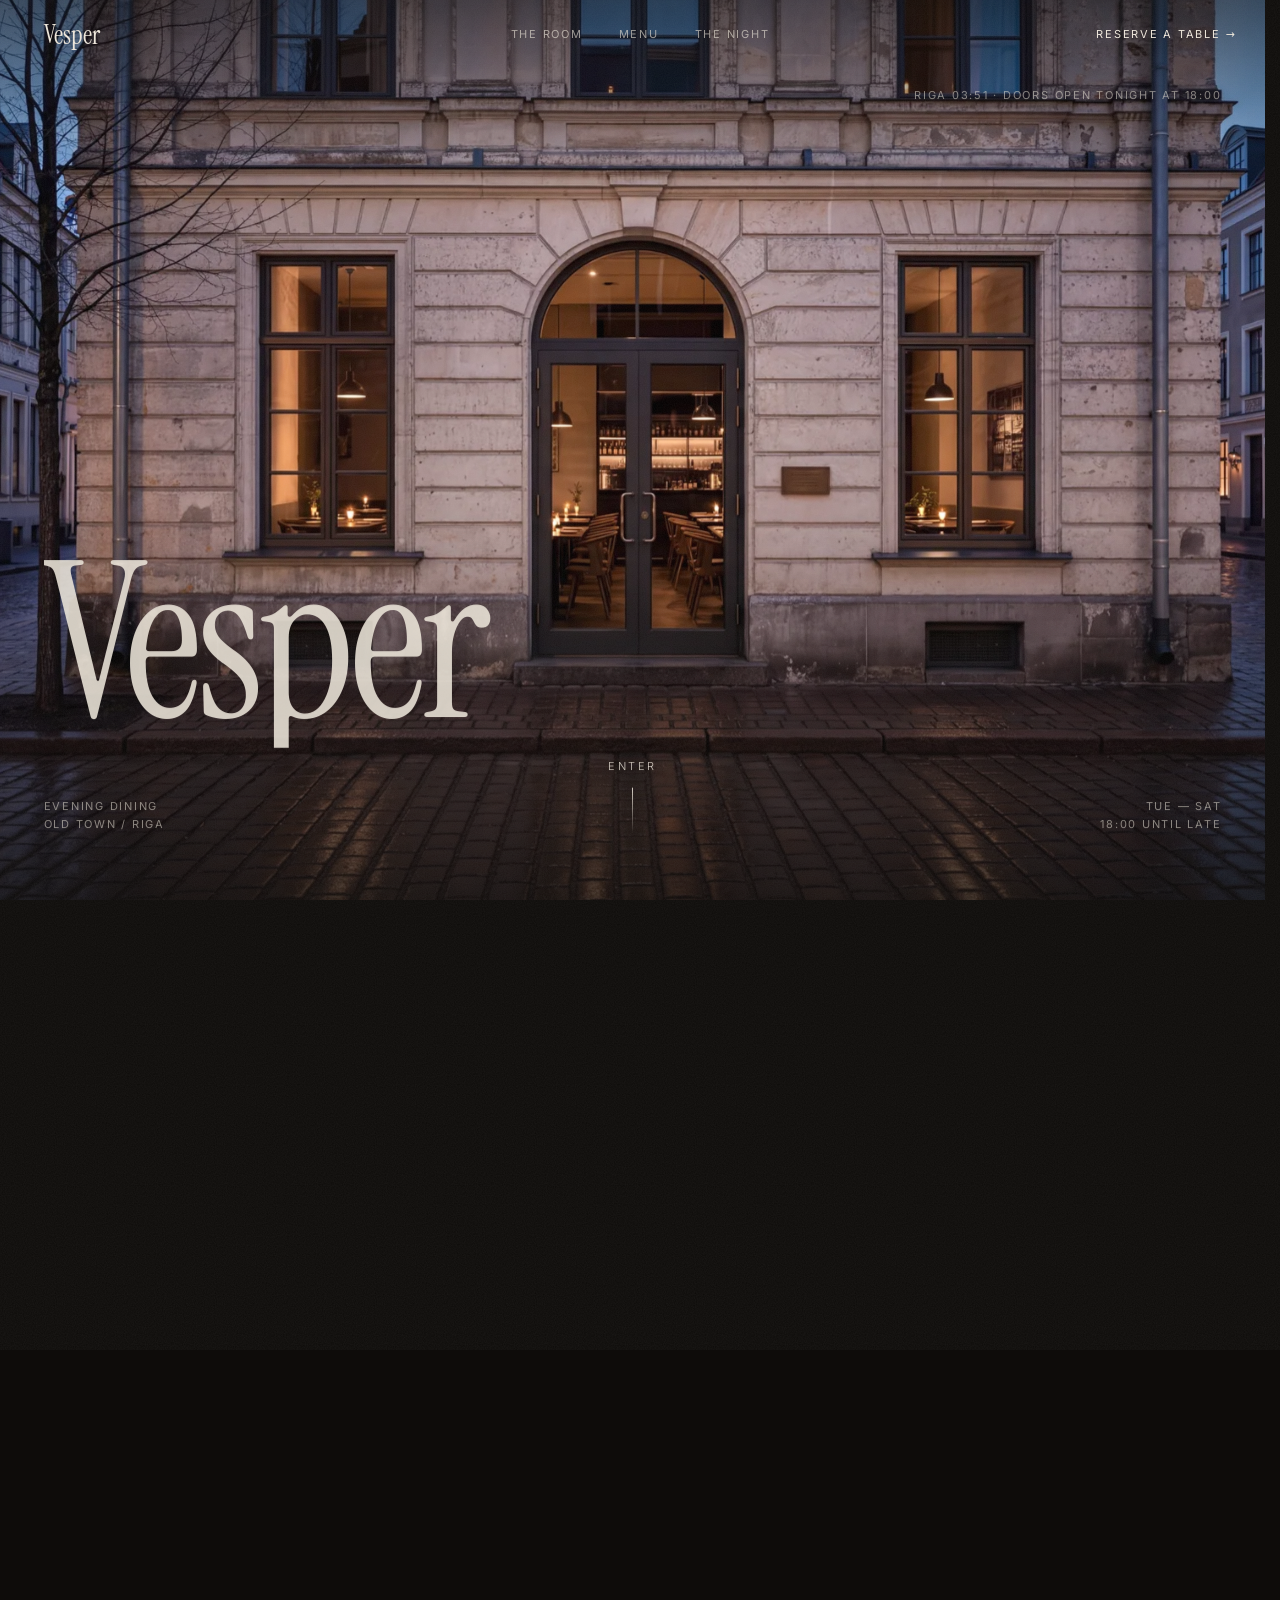
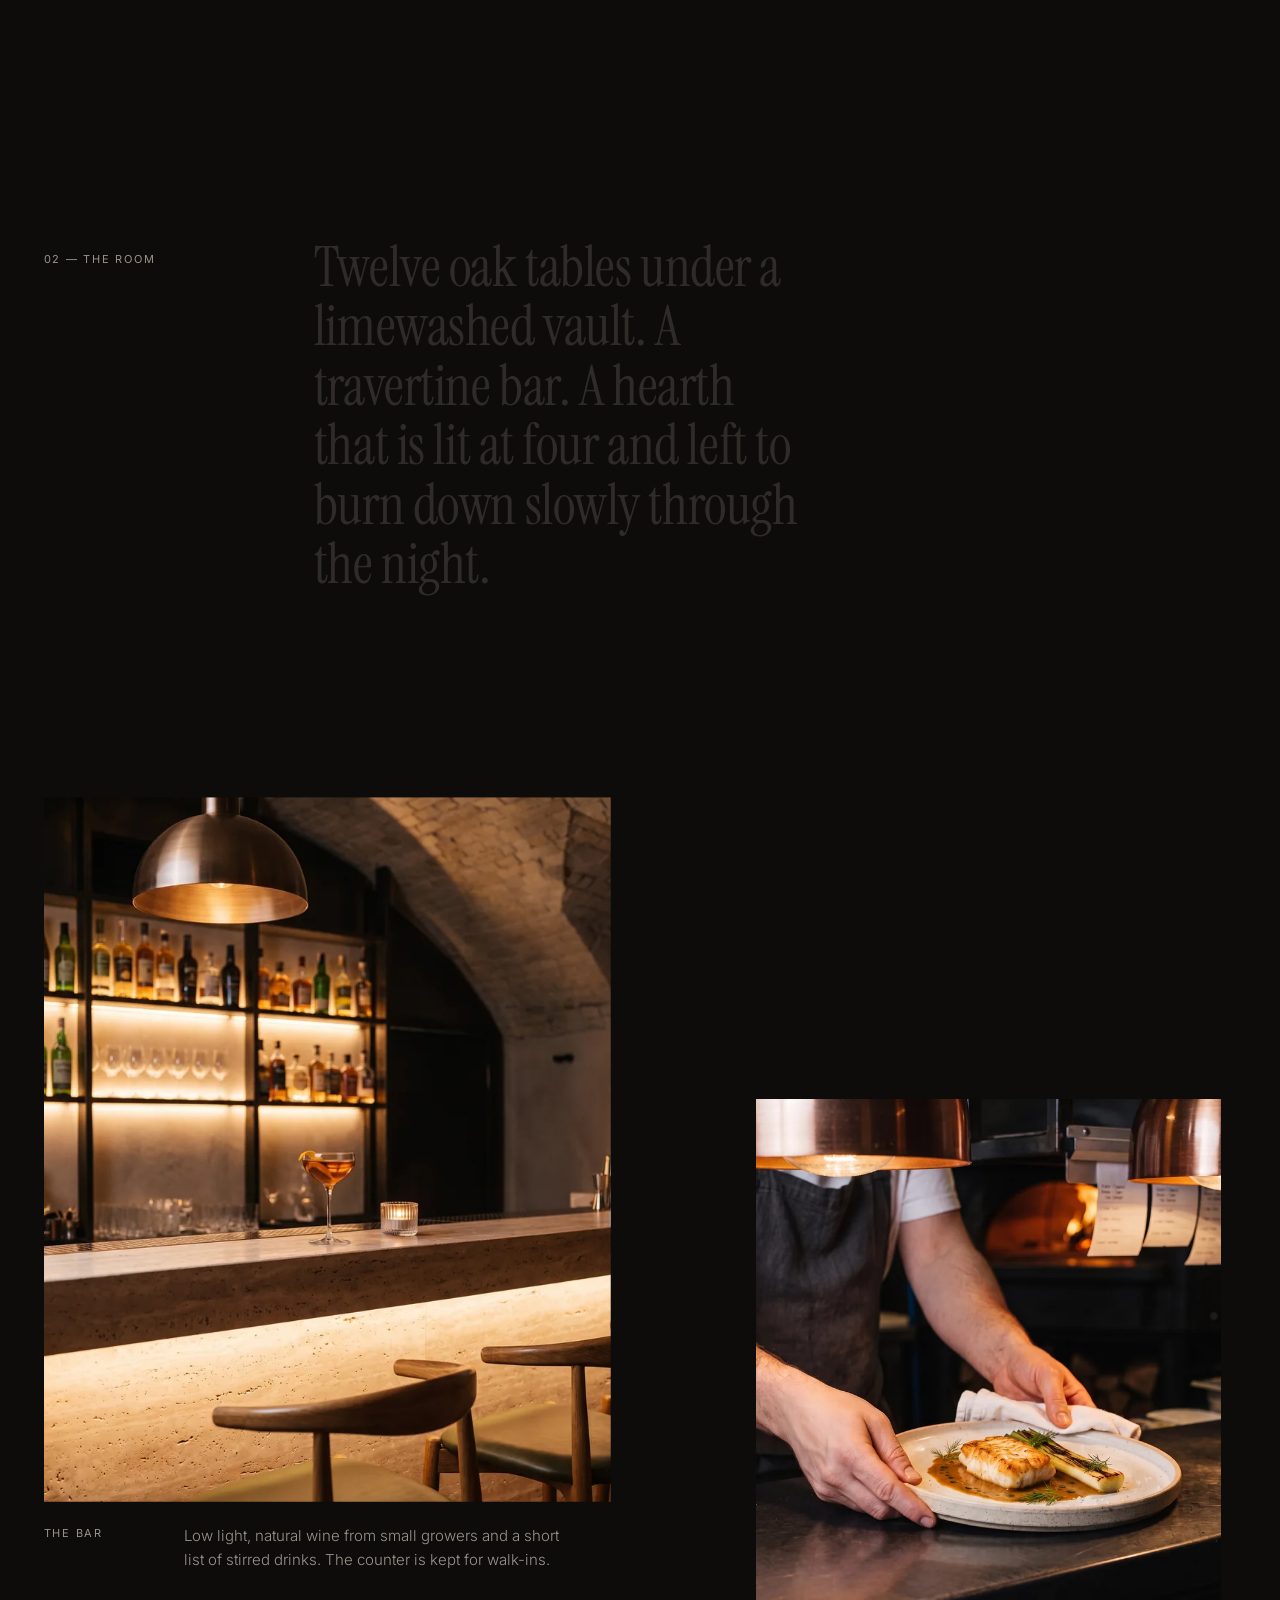
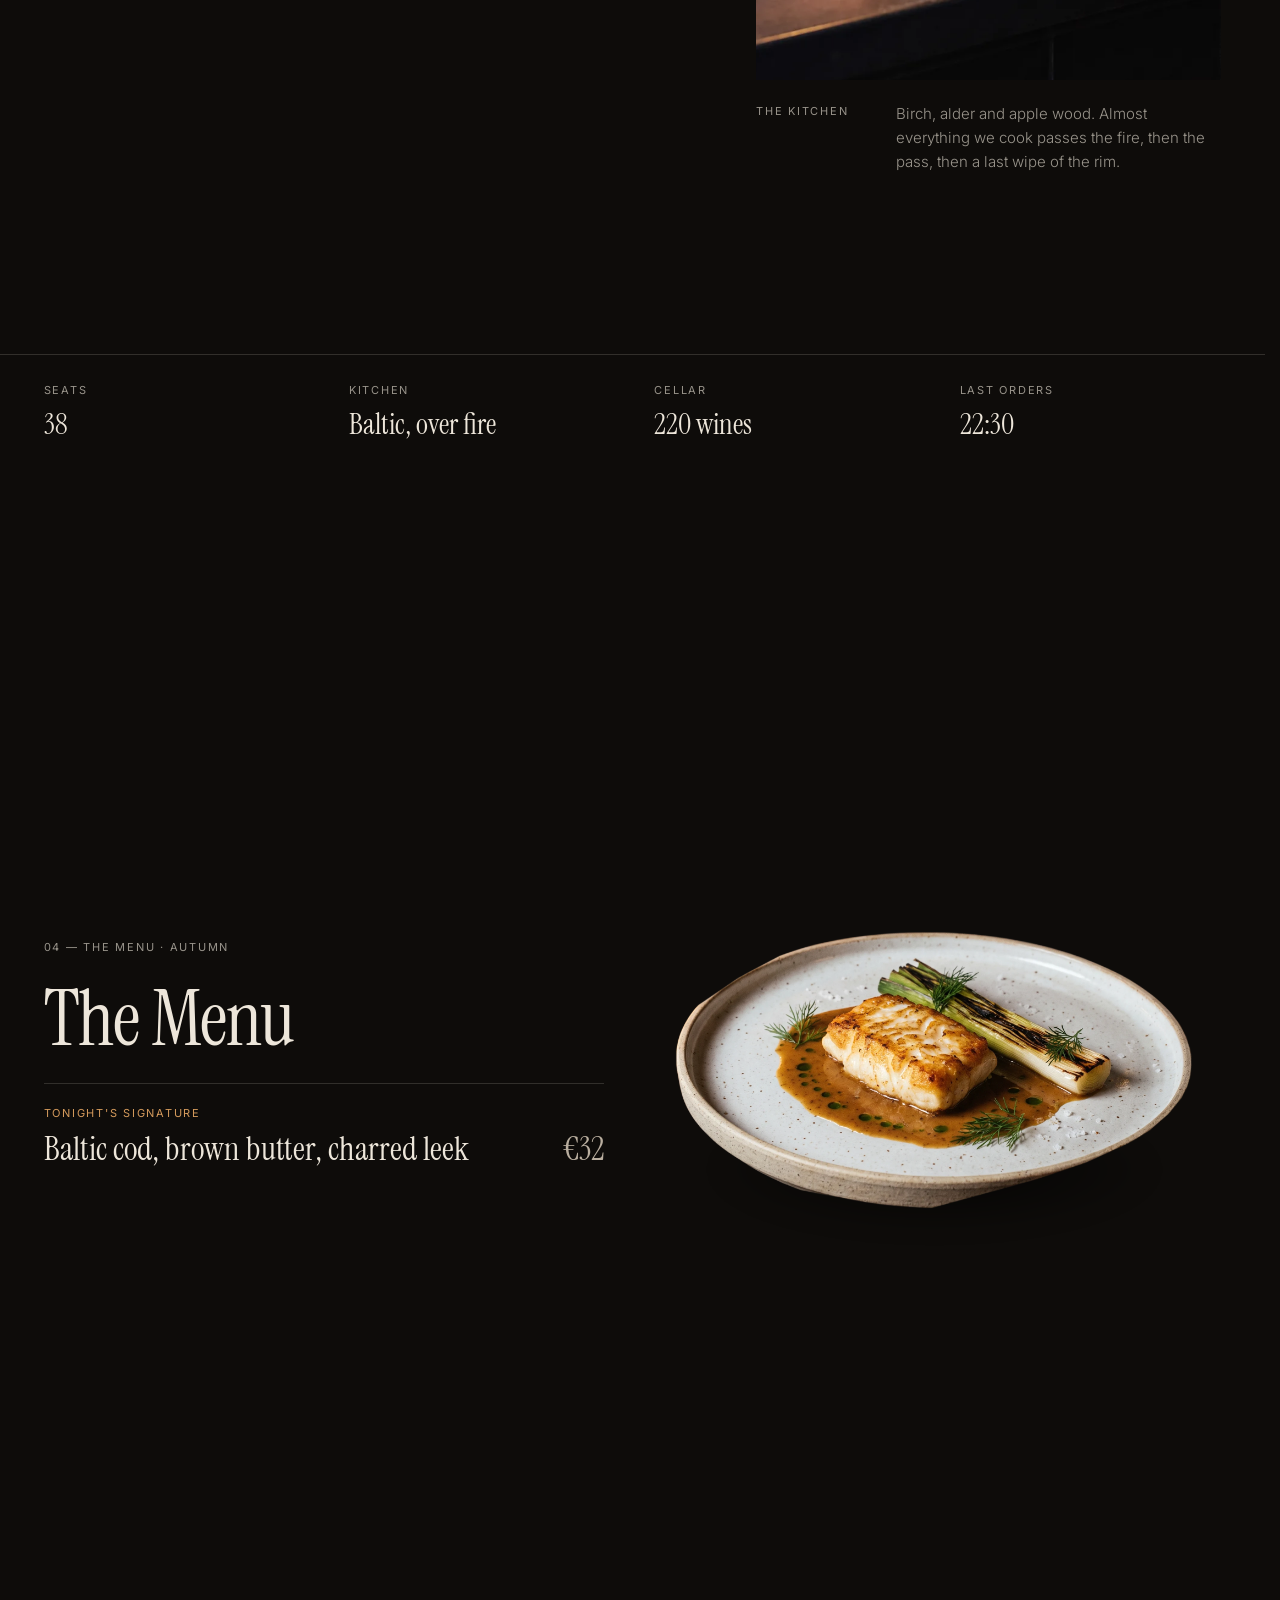
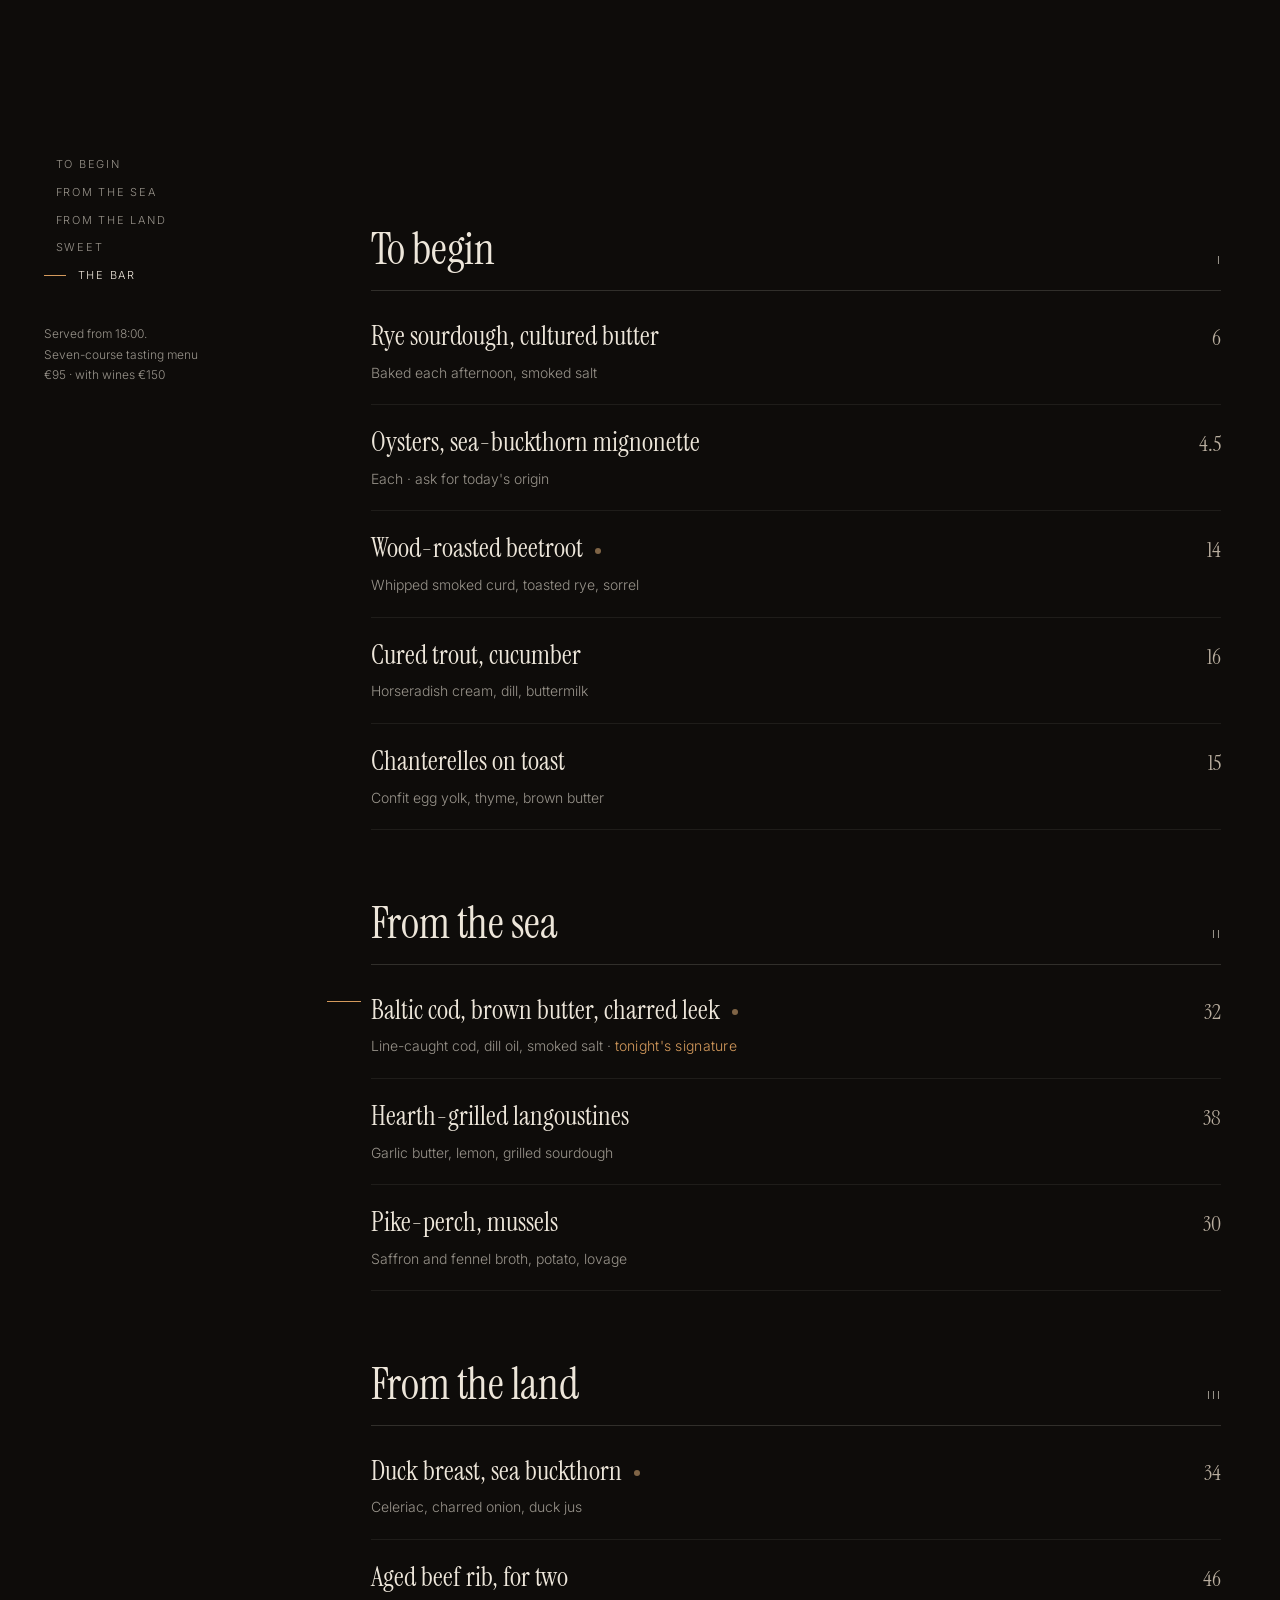
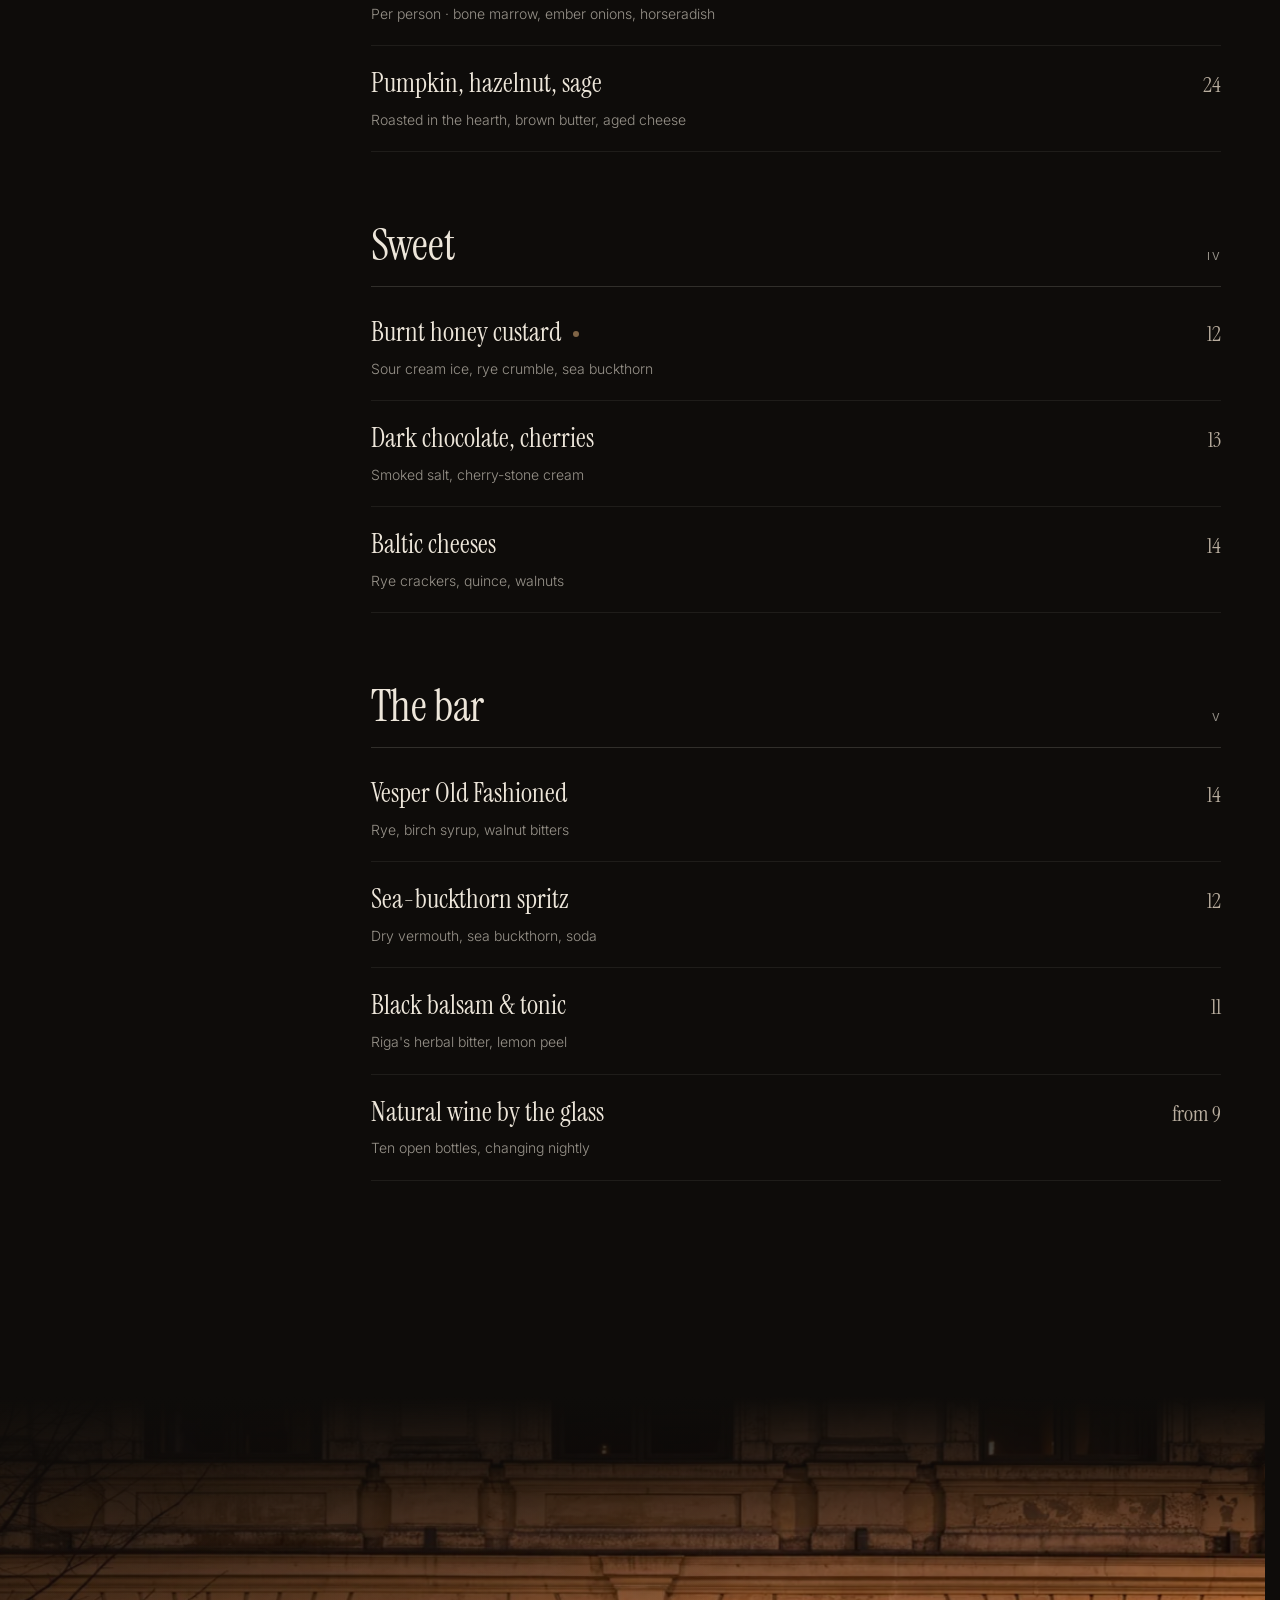
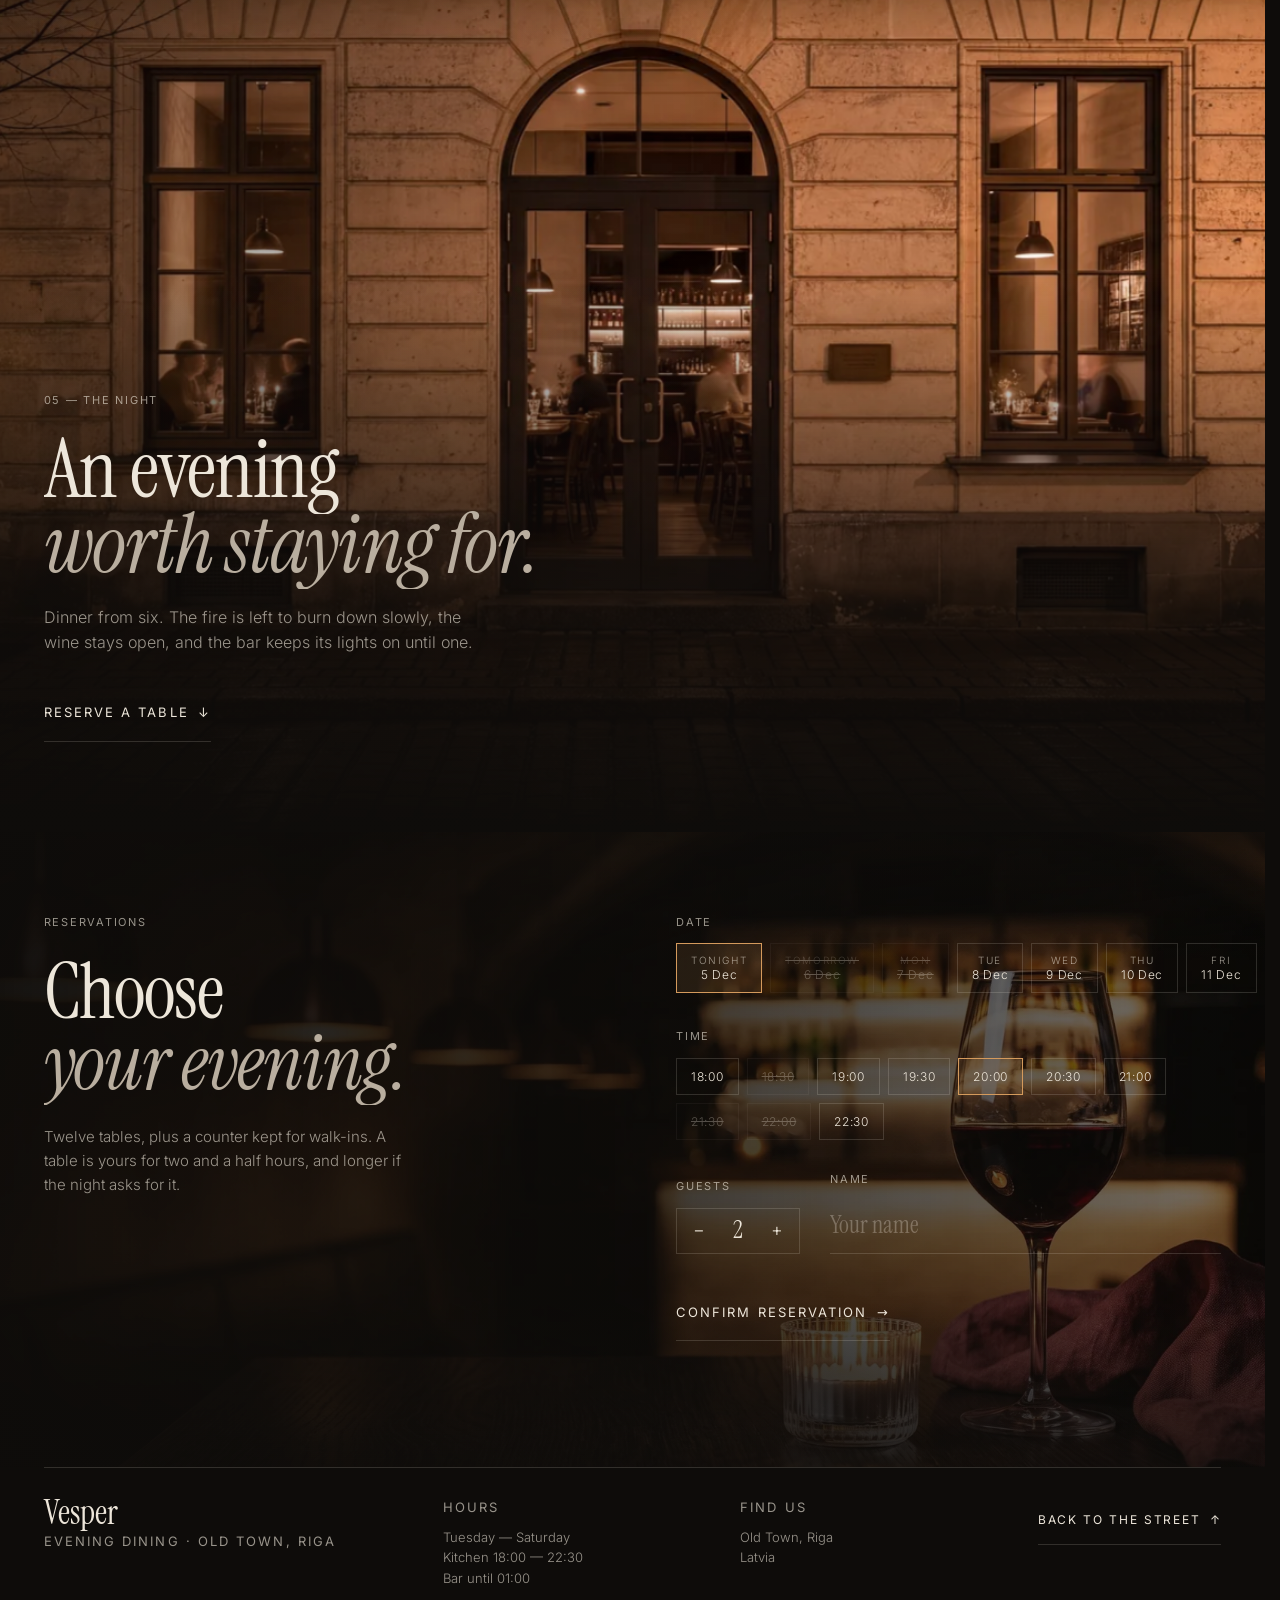
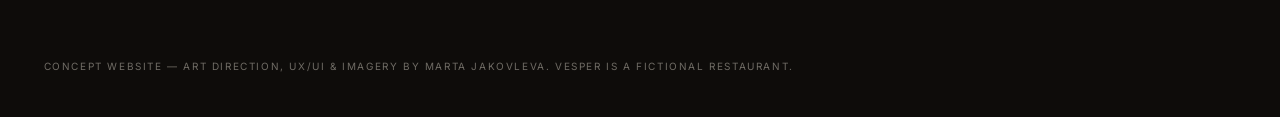
<file: index.html>
<!DOCTYPE html>
<html lang="en">
<head>
<meta charset="utf-8">
<meta name="viewport" content="width=device-width, initial-scale=1, viewport-fit=cover">
<title>Vesper — Evening Dining, Riga</title>
<meta name="description" content="Vesper is an evening restaurant in a 19th-century stone house in Riga's Old Town. Baltic produce, a wood hearth, a long vaulted room. Reserve a table.">
<meta name="theme-color" content="#0e0c0a">
<meta property="og:title" content="Vesper — Evening Dining, Riga">
<meta property="og:description" content="Twelve tables under a limewashed vault. A wood hearth. Dinner begins after dark.">
<meta property="og:image" content="https://vesper-riga.vercel.app/assets/web/og.jpg">
<meta property="og:type" content="website">
<meta name="twitter:card" content="summary_large_image">
<meta property="og:url" content="https://vesper-riga.vercel.app/">
<link rel="canonical" href="https://vesper-riga.vercel.app/">
<link rel="icon" href="favicon.ico" sizes="any">
<link rel="icon" href="assets/web/favicon.svg" type="image/svg+xml">
<link rel="preload" as="font" type="font/woff2" href="assets/fonts/instrument-serif-latin-400-normal.woff2" crossorigin>
<link rel="stylesheet" href="fonts.css">
<link rel="preload" as="image" href="assets/web/exterior-blue-hour-1920.webp" imagesrcset="assets/web/exterior-blue-hour-960.webp 960w, assets/web/exterior-blue-hour-1920.webp 1920w, assets/web/exterior-blue-hour-2880.webp 2880w" imagesizes="100vw" fetchpriority="high">
<link rel="stylesheet" href="styles.css?v=r21">
</head>
<body class="is-loading">

<!-- ============ LOADER ============ -->
<div class="loader" aria-hidden="true">
  <div class="loader__mark">Vesper</div>
  <div class="loader__line"><span></span></div>
  <div class="loader__meta">Evening dining · Riga</div>
</div>

<!-- ============ NAV ============ -->
<header class="nav" data-nav>
  <a class="nav__brand" href="#top" aria-label="Vesper, back to the street">Vesper</a>
  <nav class="nav__links" aria-label="Primary">
    <a href="#room">The Room</a>
    <a href="#menu">Menu</a>
    <a href="#night">The Night</a>
  </nav>
  <a class="nav__cta" href="#reserve">Reserve a table <span aria-hidden="true">→</span></a>
  <button class="nav__toggle" type="button" aria-expanded="false" aria-controls="sheet" data-sheet-toggle>
    <span class="sr-only">Open menu</span><i></i><i></i>
  </button>
</header>

<div class="sheet" id="sheet" data-sheet hidden>
  <nav aria-label="Mobile">
    <a href="#top" data-sheet-close><small>01</small>The Street</a>
    <a href="#room" data-sheet-close><small>02</small>The Room</a>
    <a href="#table" data-sheet-close><small>03</small>The Table</a>
    <a href="#menu" data-sheet-close><small>04</small>The Menu</a>
    <a href="#night" data-sheet-close><small>05</small>The Night</a>
  </nav>
  <a class="btn-line" href="#reserve" data-sheet-close>Reserve a table <span aria-hidden="true">→</span></a>
  <p class="sheet__meta">Old Town, Riga · Tue–Sat · 18:00 until late</p>
</div>

<!-- chapter indicator (spatial navigation) -->
<aside class="chapter" aria-hidden="true" data-chapter>
  <span class="chapter__num" data-chapter-num>01</span>
  <span class="chapter__rule"><i data-chapter-bar></i></span>
  <span class="chapter__name" data-chapter-name>The Street</span>
</aside>

<main id="top">

<!-- ============ 01 ARRIVAL — street → door → room ============ -->
<section class="stage stage--arrival" id="arrival" data-stage="arrival" data-chapter-id="01|The Street" aria-label="Arriving at Vesper">
  <div class="stage__pin">
    <div class="cam" data-arrival-cam>
      <div class="layer layer--ext" data-layer="ext">
        <img src="assets/web/exterior-blue-hour-1920.webp"
             srcset="assets/web/exterior-blue-hour-960.webp 960w, assets/web/exterior-blue-hour-1920.webp 1920w, assets/web/exterior-blue-hour-2880.webp 2880w"
             sizes="100vw" alt="Vesper at blue hour: a pale limestone house on a cobbled Old Town street, warm light behind a tall arched glass door." fetchpriority="high" decoding="async">
      </div>
      <div class="layer layer--door" data-layer="door">
        <img src="assets/web/entrance-door-1920.webp"
             srcset="assets/web/entrance-door-1280.webp 1280w, assets/web/entrance-door-1920.webp 1920w, assets/web/entrance-door-2880.webp 2880w, assets/web/entrance-door-3840.webp 3840w"
             sizes="(min-width: 761px) 160vw, 300vw" alt="" decoding="async">
      </div>
      <div class="layer layer--int" data-layer="int">
        <img src="assets/web/interior-main-1920.webp?v=r4"
             srcset="assets/web/interior-main-960.webp?v=r4 960w, assets/web/interior-main-1920.webp?v=r4 1920w, assets/web/interior-main-2880.webp?v=r4 2880w"
             sizes="100vw" alt="Inside: a long limewashed brick vault, oak tables, olive leather banquette, bronze pendant lights and a travertine bar at the far end." decoding="async">
      </div>
      <canvas class="pano" data-pano aria-hidden="true"></canvas>
      <div class="glow" data-layer="glow"></div>
      <div class="shade" data-layer="shade"></div>
    </div>

    <div class="hero" data-hero>
      <div class="hero__top">
        <p class="meta" data-status>Riga · Open tonight from 18:00</p>
      </div>
      <h1 class="hero__title"><span class="line"><span>Vesper</span></span></h1>
      <div class="hero__row">
        <p class="meta">Evening dining<br>Old Town / Riga</p>
        <a class="hero__enter" href="#room" data-enter>
          <span>Enter</span>
          <i aria-hidden="true"></i>
        </a>
        <p class="meta meta--right">Tue — Sat<br>18:00 until late</p>
      </div>
    </div>

    <div class="inside" data-inside>
      <p class="meta">02 — The Room</p>
      <h2 class="display"><span class="line"><span>After dark,</span></span><span class="line"><span><em>dinner begins here.</em></span></span></h2>
    </div>
    <div class="lookcue" data-lookcue aria-hidden="true">
      <p class="lookcue__t">Look around <span class="lookcue__deg">360°</span></p>
      <p class="lookcue__g"><span class="lookcue__a">←</span><span data-lookcue-label>swipe</span><span class="lookcue__a">→</span></p>
    </div>
    <p class="scrollcue" data-scrollcue aria-hidden="true"><span>Scroll to continue</span><i></i></p>
  </div>
</section>

<!-- ============ 02 THE ROOM — ambience ============ -->
<section class="room" id="room" data-chapter-id="02|The Room" aria-labelledby="room-title">
  <div class="room__intro wrap">
    <p class="meta">02 — The Room</p>
    <h2 class="statement" id="room-title" data-words>Twelve oak tables under a limewashed vault. A travertine bar. A hearth that is lit at four and left to burn down slowly through the night.</h2>
  </div>

  <div class="spread wrap">
    <figure class="plate plate--a" data-reveal>
      <div class="plate__img"><img loading="lazy" decoding="async"
        src="assets/web/bar-1200.webp" srcset="assets/web/bar-800.webp 800w, assets/web/bar-1200.webp 1200w, assets/web/bar-1800.webp 1800w"
        sizes="(max-width: 760px) 92vw, 46vw" alt="The travertine bar under backlit bronze shelves, a single cocktail on the stone."></div>
      <figcaption>
        <p class="meta">The Bar</p>
        <p>Low light, natural wine from small growers and a short list of stirred drinks. The counter is kept for walk-ins.</p>
      </figcaption>
    </figure>

    <figure class="plate plate--b" data-reveal>
      <div class="plate__img"><img loading="lazy" decoding="async"
        src="assets/web/kitchen-hearth-1200.webp" srcset="assets/web/kitchen-hearth-800.webp 800w, assets/web/kitchen-hearth-1200.webp 1200w, assets/web/kitchen-hearth-1800.webp 1800w"
        sizes="(max-width: 760px) 92vw, 38vw" alt="At the pass during service: a cook wipes the rim of the plate before the cod goes out, order tickets and the hearth behind."></div>
      <figcaption>
        <p class="meta">The Kitchen</p>
        <p>Birch, alder and apple wood. Almost everything we cook passes the fire, then the pass, then a last wipe of the rim.</p>
      </figcaption>
    </figure>
  </div>

  <div class="facts wrap" data-reveal-text>
    <div><p class="meta">Seats</p><p class="facts__v">38</p></div>
    <div><p class="meta">Kitchen</p><p class="facts__v">Baltic, over fire</p></div>
    <div><p class="meta">Cellar</p><p class="facts__v">220 wines</p></div>
    <div><p class="meta">Last orders</p><p class="facts__v">22:30</p></div>
  </div>
</section>

<!-- ============ 03 THE TABLE → THE DISH → THE MENU ============ -->
<section class="stage stage--table" id="table" data-stage="table" data-chapter-id="03|The Table" aria-label="The signature dish">
  <div class="stage__pin">
    <div class="tcam" data-table-cam>
      <img class="tcam__img" data-table-img
        src="assets/web/table-signature-1920.webp"
        srcset="assets/web/table-signature-960.webp 960w, assets/web/table-signature-1920.webp 1920w, assets/web/table-signature-2880.webp 2880w"
        sizes="100vw" alt="A table by candlelight: roasted Baltic cod in brown butter on a speckled stoneware plate, a glass of white wine beside it." loading="lazy" decoding="async">
    </div>
    <div class="tshade" data-table-shade></div>

    <p class="tlabel" data-table-label><span class="meta">03 — The Table</span><span class="display display--s"><em>And then,</em> the plate.</span></p>

    <!-- the dish: lifted out of the same photograph -->
    <div class="dish" data-dish aria-hidden="true">
      <div class="dish__shadow" data-dish-shadow></div>
      <div class="dish__tilt" data-dish-tilt>
        <canvas class="dish__gl" data-dish-gl></canvas>
        <img class="dish__img" data-dish-img src="assets/web/dish-signature.webp" alt="" decoding="async" loading="lazy">
        <canvas class="dish__steam" data-dish-steam></canvas>
      </div>
    </div>

    <div class="dishcopy" data-dishcopy>
      <p class="meta"><span>No. 07</span><span>From the sea</span></p>
      <h2 class="dishcopy__title"><span class="line"><span>Baltic cod</span></span><span class="line"><span><em>brown butter, charred leek</em></span></span></h2>
      <p class="dishcopy__desc">Line-caught off the Kurzeme coast, roasted in its own crust, finished at the hearth and dressed with butter taken to hazelnut.</p>
      <ul class="dishcopy__tags"><li>Cod</li><li>Brown butter</li><li>Leek</li><li>Dill oil</li><li>Smoked salt</li></ul>
      <a class="btn-line" href="#menu" data-to-menu>View the menu <span aria-hidden="true">→</span></a>
    </div>

    <div class="menuopen" data-menuopen>
      <p class="meta">04 — The Menu · Autumn</p>
      <h2 class="display display--m"><span class="line"><span>The Menu</span></span></h2>
      <div class="menuopen__feat">
        <p class="meta">Tonight's signature</p>
        <p class="menuopen__name">Baltic cod, brown butter, charred leek</p>
        <p class="menuopen__price">€32</p>
      </div>
    </div>
  </div>
</section>

<!-- ============ 04 THE MENU ============ -->
<section class="menu" id="menu" data-chapter-id="04|The Menu" aria-labelledby="menu-title">
  <h2 class="sr-only" id="menu-title">Menu</h2>
  <div class="menu__grid wrap">
    <nav class="menu__index" aria-label="Menu sections">
      <a href="#m-begin" data-mi>To begin</a>
      <a href="#m-sea" data-mi>From the sea</a>
      <a href="#m-land" data-mi>From the land</a>
      <a href="#m-sweet" data-mi>Sweet</a>
      <a href="#m-bar" data-mi>The bar</a>
      <p class="menu__note">Served from 18:00.<br>Seven-course tasting menu<br>€95 · with wines €150</p>
    </nav>

    <div class="menu__lists" data-menu>
      <section class="mcat" id="m-begin" aria-labelledby="h-begin">
        <header class="mcat__head"><h3 id="h-begin">To begin</h3><span class="meta">I</span></header>
        <ul>
          <li class="mi"><div class="mi__row"><span class="mi__name">Rye sourdough, cultured butter</span><span class="mi__price">6</span></div><p class="mi__desc">Baked each afternoon, smoked salt</p></li>
          <li class="mi"><div class="mi__row"><span class="mi__name">Oysters, sea-buckthorn mignonette</span><span class="mi__price">4.5</span></div><p class="mi__desc">Each · ask for today's origin</p></li>
          <li class="mi" data-img="assets/web/dish-beetroot-thumb.webp" data-wide="assets/web/dish-beetroot-wide.webp" style="--fy:0.38"><div class="mi__row"><span class="mi__name">Wood-roasted beetroot</span><span class="mi__price">14</span></div><p class="mi__desc">Whipped smoked curd, toasted rye, sorrel</p></li>
          <li class="mi"><div class="mi__row"><span class="mi__name">Cured trout, cucumber</span><span class="mi__price">16</span></div><p class="mi__desc">Horseradish cream, dill, buttermilk</p></li>
          <li class="mi"><div class="mi__row"><span class="mi__name">Chanterelles on toast</span><span class="mi__price">15</span></div><p class="mi__desc">Confit egg yolk, thyme, brown butter</p></li>
        </ul>
      </section>

      <section class="mcat" id="m-sea" aria-labelledby="h-sea">
        <header class="mcat__head"><h3 id="h-sea">From the sea</h3><span class="meta">II</span></header>
        <ul>
          <li class="mi mi--feat" data-img="assets/web/dish-signature-thumb.webp" data-wide="assets/web/dish-signature-wide.webp" style="--fy:0.37">
            <div class="mi__row"><span class="mi__name">Baltic cod, brown butter, charred leek</span><span class="mi__price">32</span></div>
            <p class="mi__desc">Line-caught cod, dill oil, smoked salt · <em>tonight's signature</em></p>
          </li>
          <li class="mi"><div class="mi__row"><span class="mi__name">Hearth-grilled langoustines</span><span class="mi__price">38</span></div><p class="mi__desc">Garlic butter, lemon, grilled sourdough</p></li>
          <li class="mi"><div class="mi__row"><span class="mi__name">Pike-perch, mussels</span><span class="mi__price">30</span></div><p class="mi__desc">Saffron and fennel broth, potato, lovage</p></li>
        </ul>
      </section>

      <section class="mcat" id="m-land" aria-labelledby="h-land">
        <header class="mcat__head"><h3 id="h-land">From the land</h3><span class="meta">III</span></header>
        <ul>
          <li class="mi" data-img="assets/web/dish-duck-thumb.webp" data-wide="assets/web/dish-duck-wide.webp?v=2" style="--fy:0.52"><div class="mi__row"><span class="mi__name">Duck breast, sea buckthorn</span><span class="mi__price">34</span></div><p class="mi__desc">Celeriac, charred onion, duck jus</p></li>
          <li class="mi"><div class="mi__row"><span class="mi__name">Aged beef rib, for two</span><span class="mi__price">46</span></div><p class="mi__desc">Per person · bone marrow, ember onions, horseradish</p></li>
          <li class="mi"><div class="mi__row"><span class="mi__name">Pumpkin, hazelnut, sage</span><span class="mi__price">24</span></div><p class="mi__desc">Roasted in the hearth, brown butter, aged cheese</p></li>
        </ul>
      </section>

      <section class="mcat" id="m-sweet" aria-labelledby="h-sweet">
        <header class="mcat__head"><h3 id="h-sweet">Sweet</h3><span class="meta">IV</span></header>
        <ul>
          <li class="mi" data-img="assets/web/dish-dessert-thumb.webp" data-wide="assets/web/dish-dessert-wide.webp" style="--fy:0.5"><div class="mi__row"><span class="mi__name">Burnt honey custard</span><span class="mi__price">12</span></div><p class="mi__desc">Sour cream ice, rye crumble, sea buckthorn</p></li>
          <li class="mi"><div class="mi__row"><span class="mi__name">Dark chocolate, cherries</span><span class="mi__price">13</span></div><p class="mi__desc">Smoked salt, cherry-stone cream</p></li>
          <li class="mi"><div class="mi__row"><span class="mi__name">Baltic cheeses</span><span class="mi__price">14</span></div><p class="mi__desc">Rye crackers, quince, walnuts</p></li>
        </ul>
      </section>

      <section class="mcat" id="m-bar" aria-labelledby="h-bar">
        <header class="mcat__head"><h3 id="h-bar">The bar</h3><span class="meta">V</span></header>
        <ul>
          <li class="mi"><div class="mi__row"><span class="mi__name">Vesper Old Fashioned</span><span class="mi__price">14</span></div><p class="mi__desc">Rye, birch syrup, walnut bitters</p></li>
          <li class="mi"><div class="mi__row"><span class="mi__name">Sea-buckthorn spritz</span><span class="mi__price">12</span></div><p class="mi__desc">Dry vermouth, sea buckthorn, soda</p></li>
          <li class="mi"><div class="mi__row"><span class="mi__name">Black balsam &amp; tonic</span><span class="mi__price">11</span></div><p class="mi__desc">Riga's herbal bitter, lemon peel</p></li>
          <li class="mi"><div class="mi__row"><span class="mi__name">Natural wine by the glass</span><span class="mi__price">from 9</span></div><p class="mi__desc">Ten open bottles, changing nightly</p></li>
        </ul>
      </section>
    </div>
  </div>
  <div class="menu__peek" data-peek aria-hidden="true"><img src="assets/web/dish-signature-thumb.webp" alt="" loading="lazy" decoding="async"></div>
</section>

<!-- ============ 05 THE NIGHT — the evening, from the street ============ -->
<section class="finale" id="night" data-stage="outro" data-chapter-id="05|The Night" aria-labelledby="finale-title">
  <div class="finale__img" data-outro-img>
    <img loading="lazy" decoding="async" src="assets/web/exterior-night-1920.webp"
      srcset="assets/web/exterior-night-960.webp 960w, assets/web/exterior-night-1920.webp 1920w, assets/web/exterior-night-2880.webp 2880w"
      sizes="100vw" alt="Vesper late at night: candlelit tables glowing behind the arched door, guests still at dinner, the cobbles wet with light.">
  </div>
  <div class="finale__copy wrap">
    <p class="meta">05 — The Night</p>
    <h2 class="display" id="finale-title"><span class="line"><span>An evening</span></span><span class="line"><span><em>worth staying for.</em></span></span></h2>
    <p class="finale__lede">Dinner from six. The fire is left to burn down slowly, the wine stays open, and the bar keeps its lights on until one.</p>
    <a class="btn-line btn-line--lg" href="#reserve">Reserve a table <span aria-hidden="true">↓</span></a>
  </div>
</section>

<!-- ============ RESERVATION ============ -->
<section class="night" id="reserve" aria-labelledby="night-title">
  <div class="night__bg" data-night-bg>
    <img loading="lazy" decoding="async" src="assets/web/table-candle-detail-1920.webp"
      srcset="assets/web/table-candle-detail-960.webp 960w, assets/web/table-candle-detail-1920.webp 1920w"
      sizes="100vw" alt="">
  </div>
  <div class="night__inner wrap">
    <div class="night__head">
      <p class="meta">Reservations</p>
      <h2 class="display display--m" id="night-title"><span class="line"><span>Choose</span></span><span class="line"><span><em>your evening.</em></span></span></h2>
      <p class="night__lede">Twelve tables, plus a counter kept for walk-ins. A table is yours for two and a half hours, and longer if the night asks for it.</p>
    </div>

    <form class="res" data-res novalidate>
      <fieldset class="res__f">
        <legend class="meta">Date</legend>
        <div class="chips chips--dates" data-dates role="radiogroup" aria-label="Choose a date"></div>
      </fieldset>
      <fieldset class="res__f">
        <legend class="meta">Time</legend>
        <div class="chips" data-times role="radiogroup" aria-label="Choose a time"></div>
      </fieldset>
      <div class="res__row">
        <fieldset class="res__f">
          <legend class="meta">Guests</legend>
          <div class="stepper">
            <button type="button" data-guests="-1" aria-label="Fewer guests">−</button>
            <output data-guests-out aria-live="polite">2</output>
            <button type="button" data-guests="1" aria-label="More guests">+</button>
          </div>
        </fieldset>
        <label class="res__f res__name">
          <span class="meta">Name</span>
          <input id="res-name" type="text" name="name" autocomplete="name" placeholder="Your name" required>
        </label>
      </div>
      <button class="btn-line btn-line--lg" type="submit">Confirm reservation <span aria-hidden="true">→</span></button>
      <p class="res__done" data-res-done hidden></p>
    </form>
  </div>
</section>

<footer class="foot wrap">
  <div><p class="foot__brand">Vesper</p><p class="meta">Evening dining · Old Town, Riga</p></div>
  <div><p class="meta">Hours</p><p>Tuesday — Saturday<br>Kitchen 18:00 — 22:30<br>Bar until 01:00</p></div>
  <div><p class="meta">Find us</p><p>Old Town, Riga<br>Latvia</p></div>
  <div><a class="btn-line" href="#top">Back to the street <span aria-hidden="true">↑</span></a></div>
  <p class="foot__credit meta">Concept website — art direction, UX/UI &amp; imagery by Marta Jakovleva. Vesper is a fictional restaurant.</p>
</footer>

</main>

<script src="main.js?v=r22" defer></script>
</body>
</html>
</file>
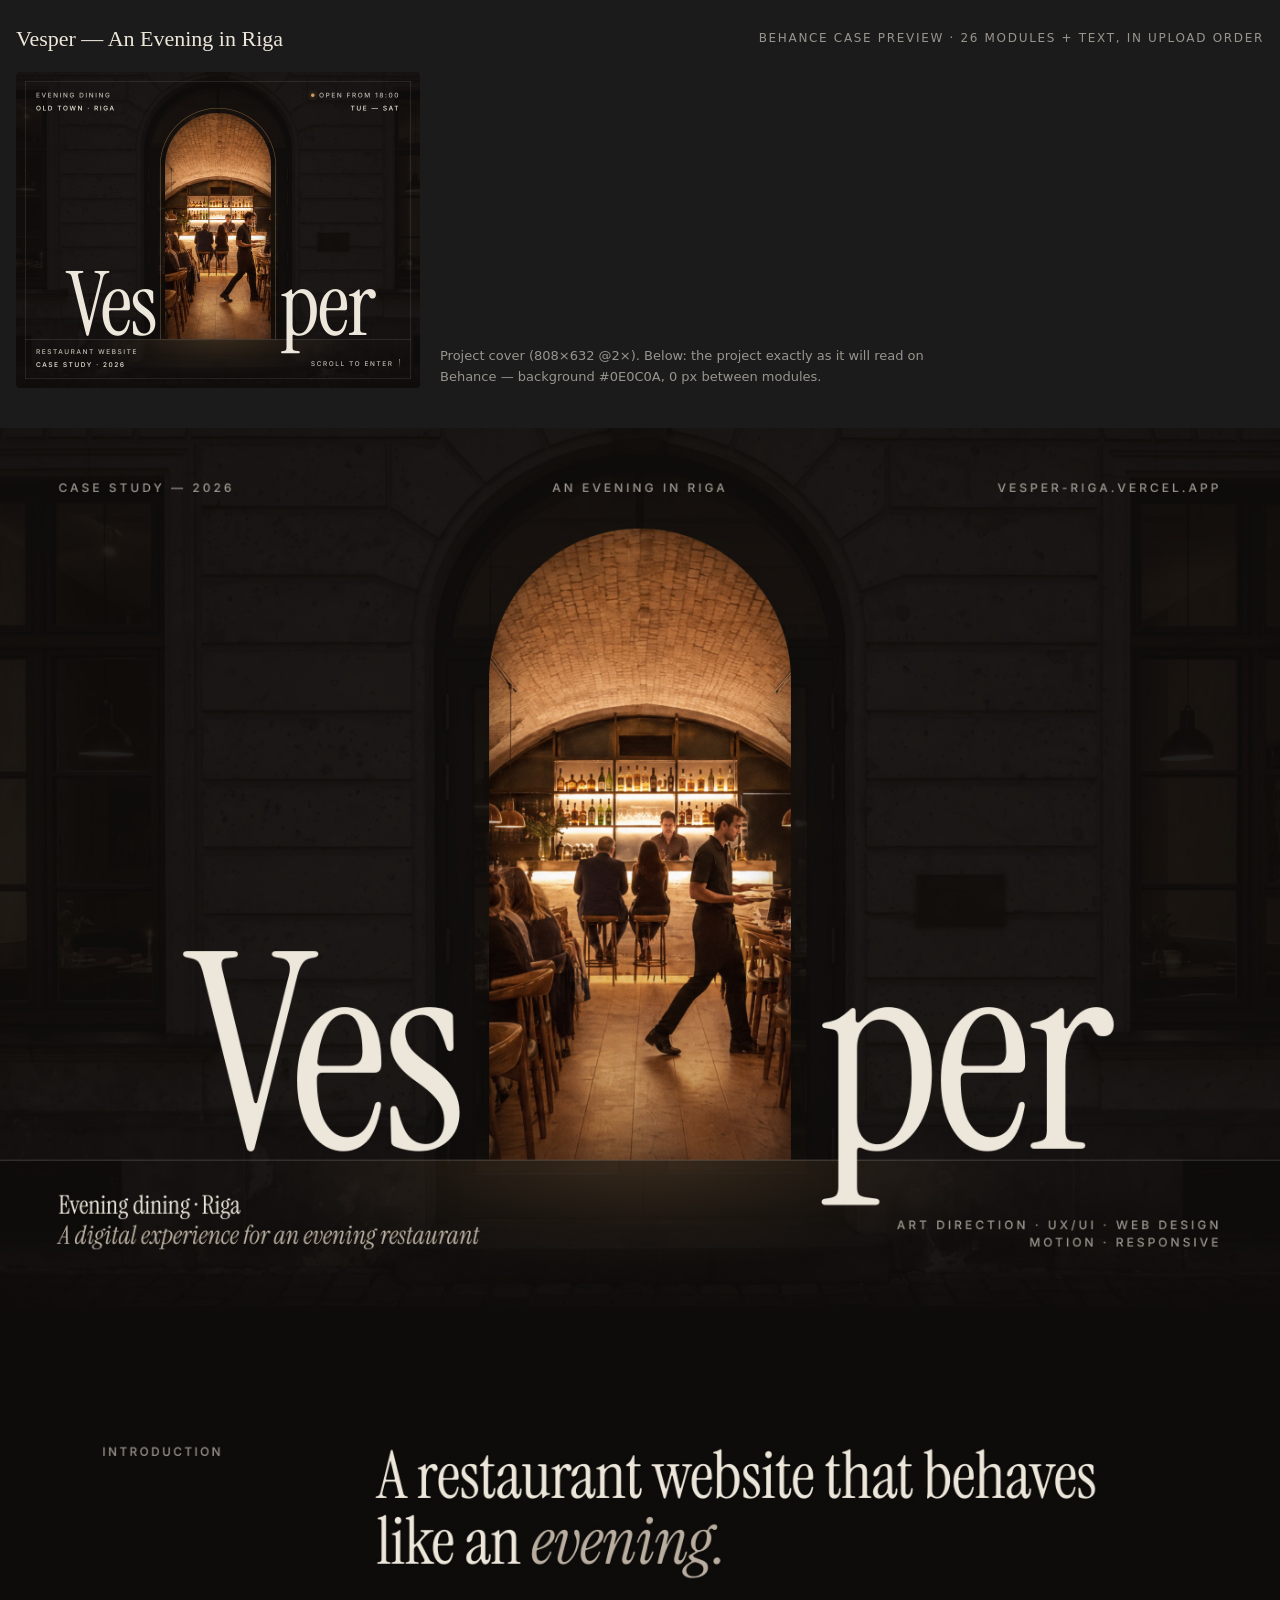
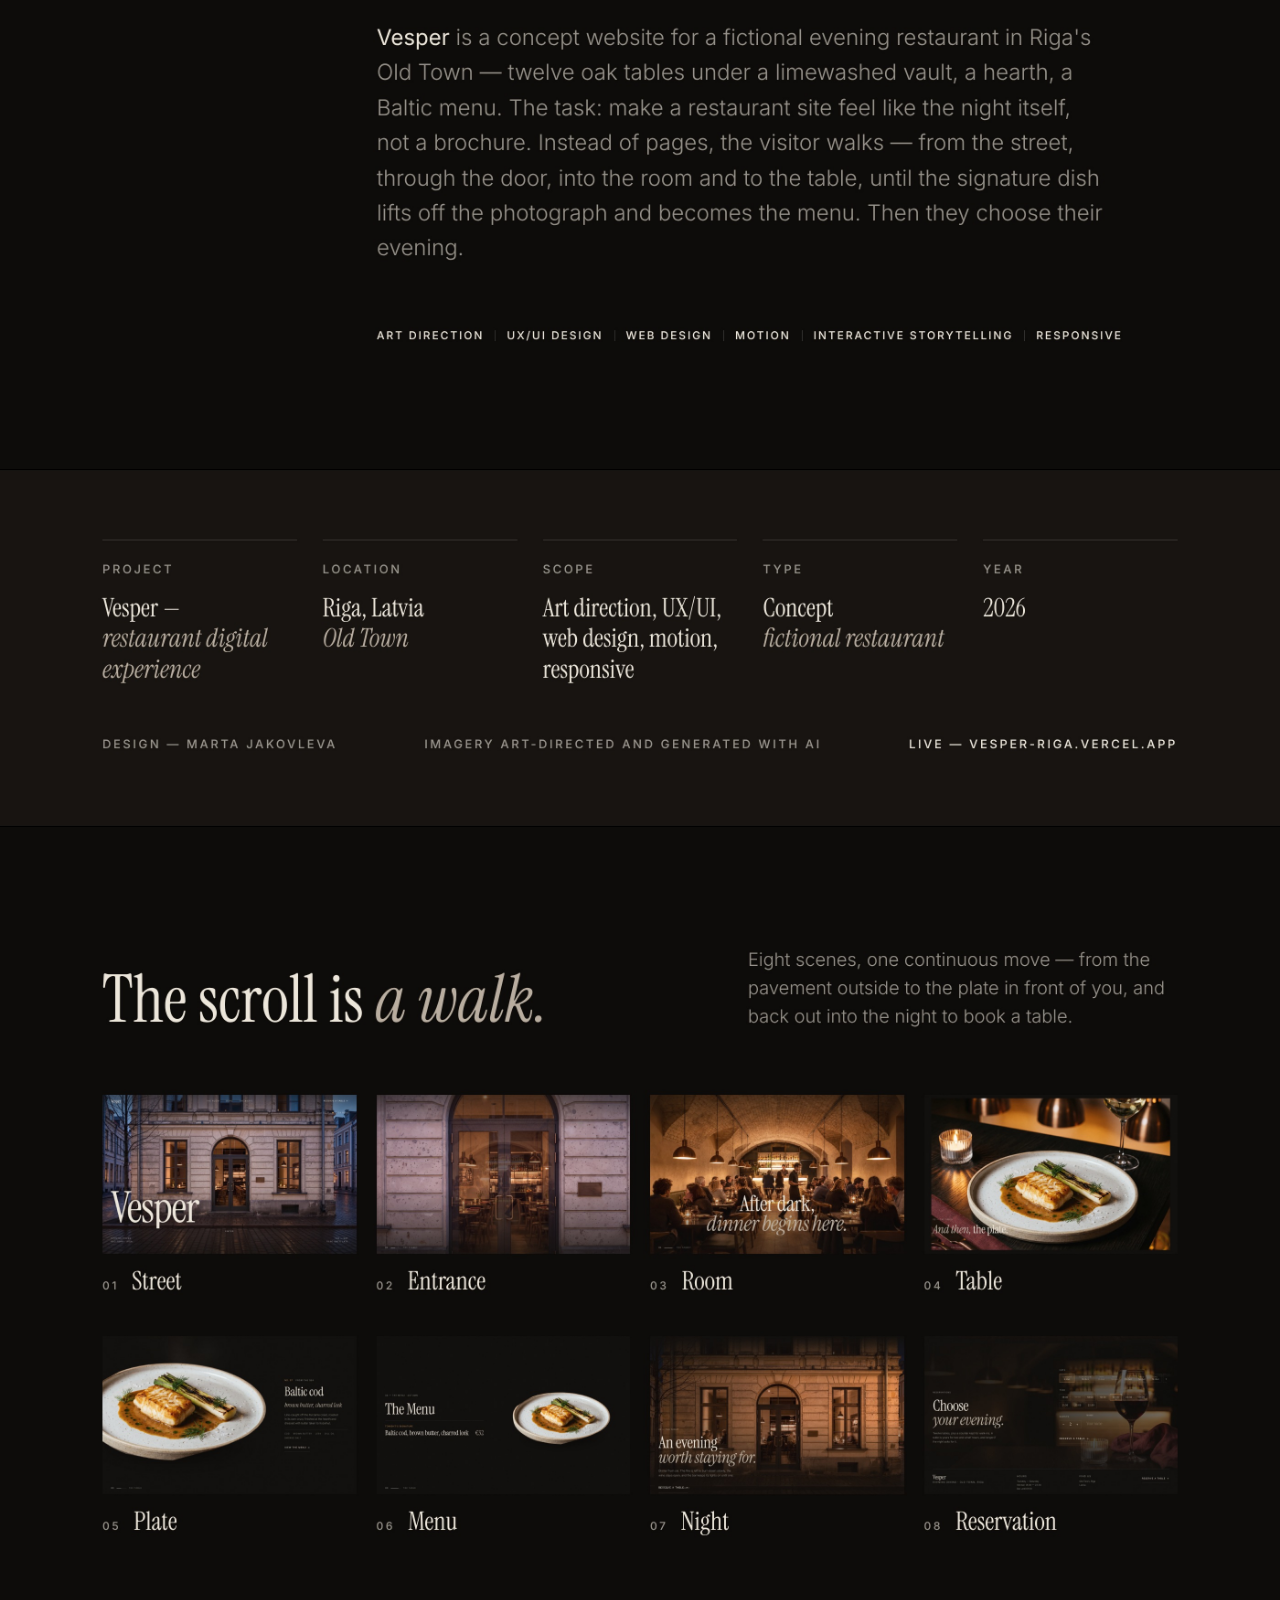
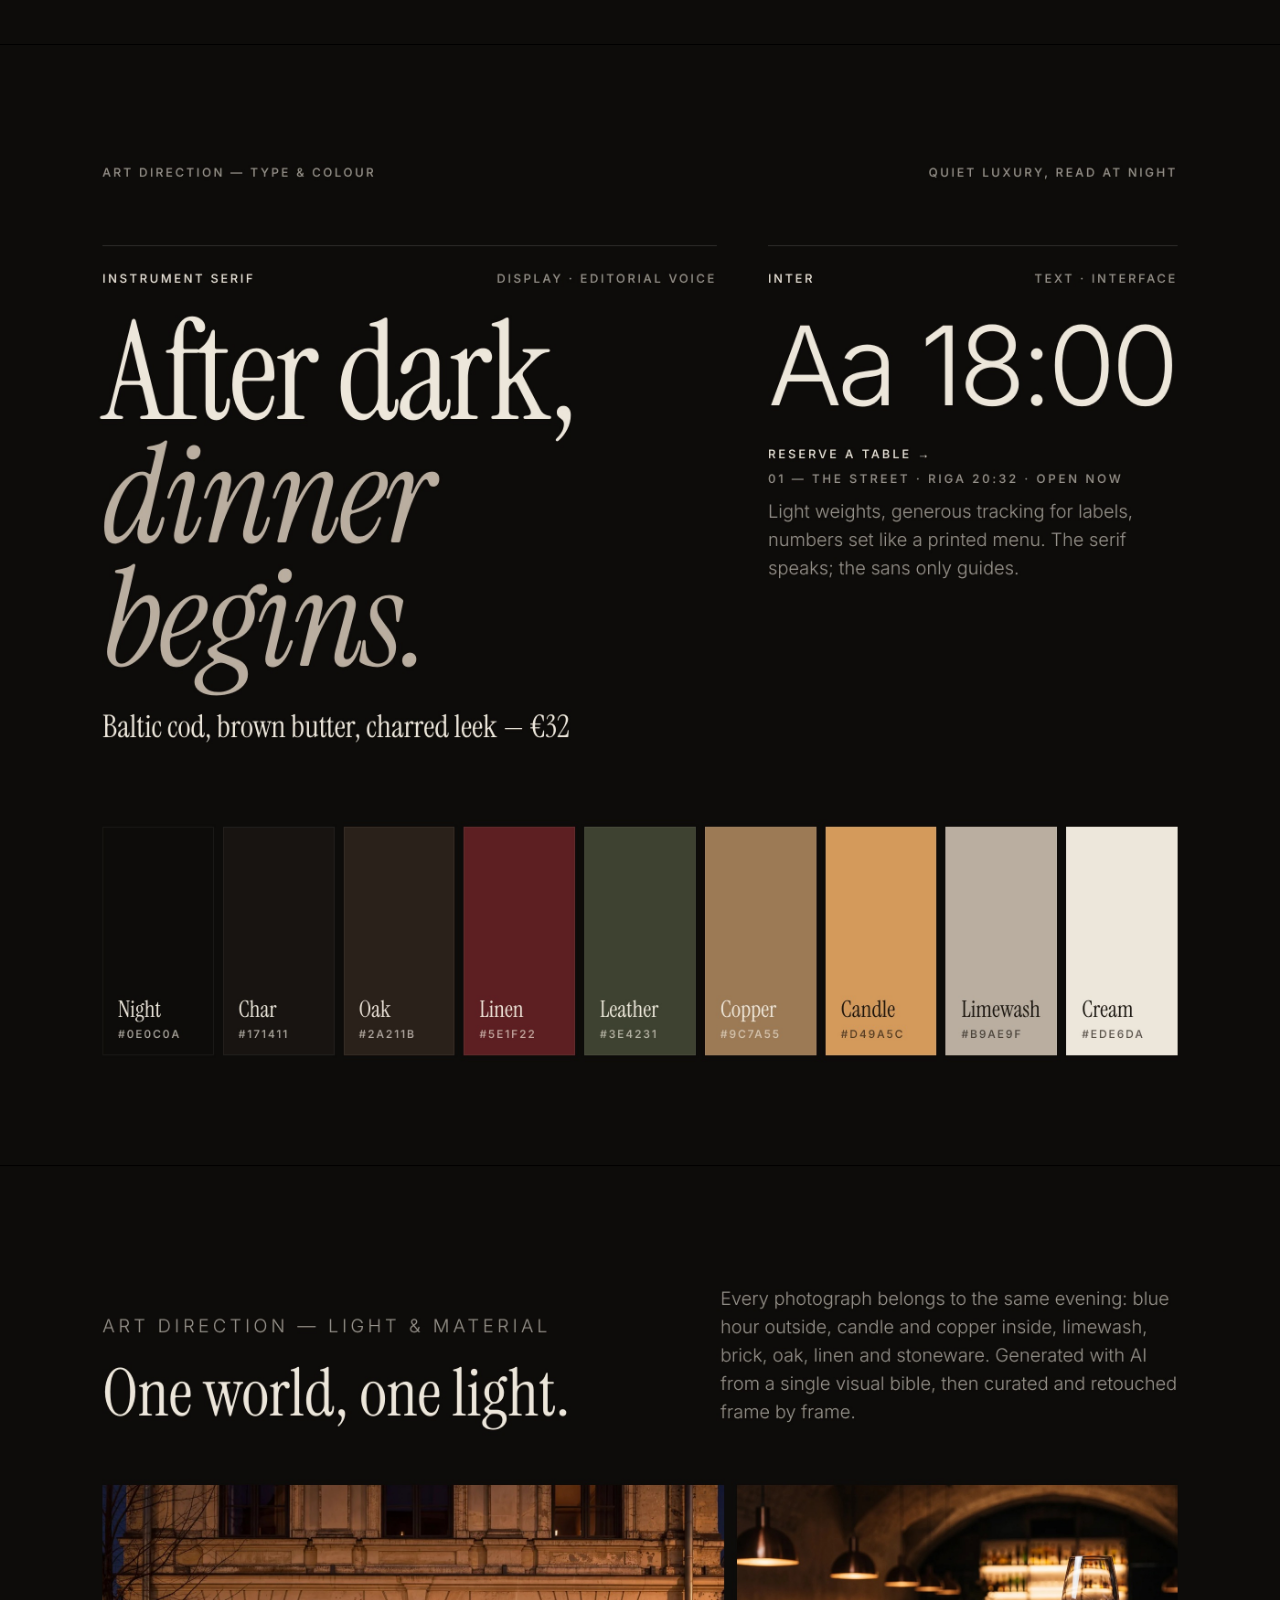
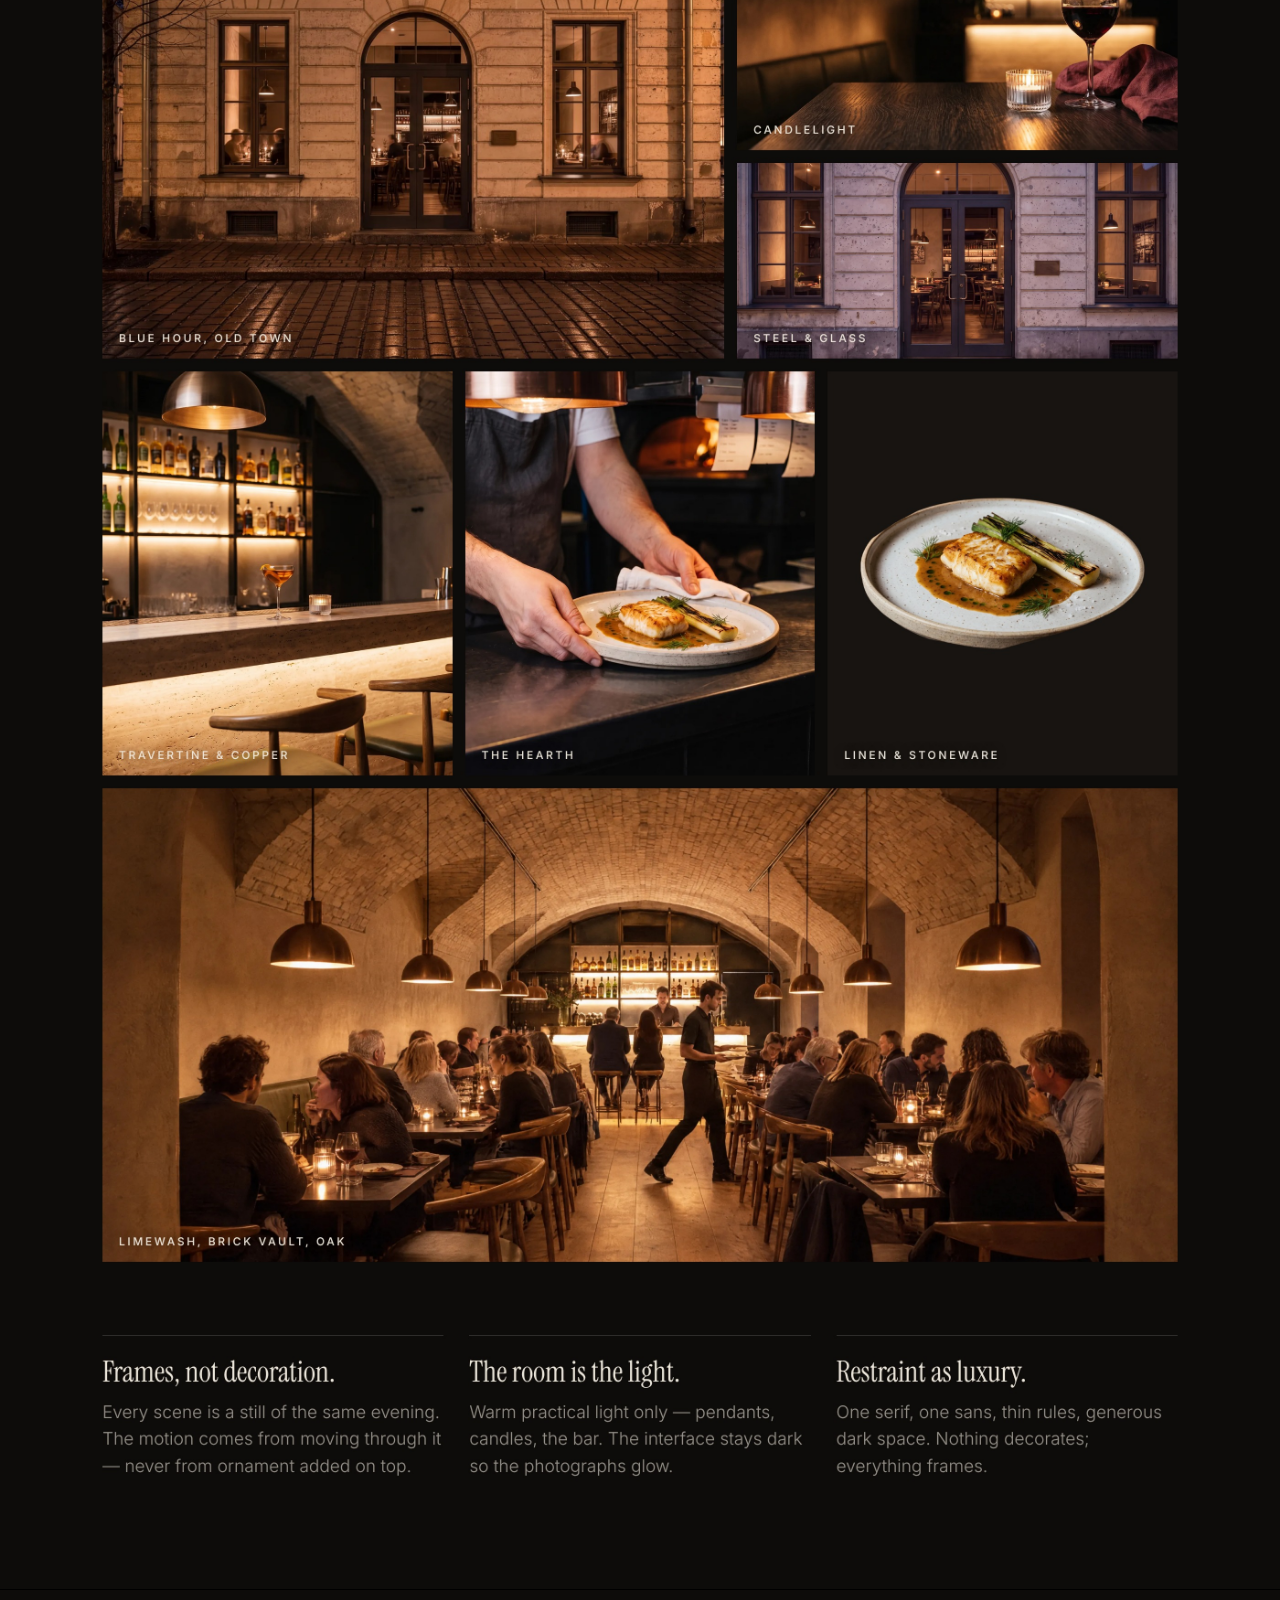
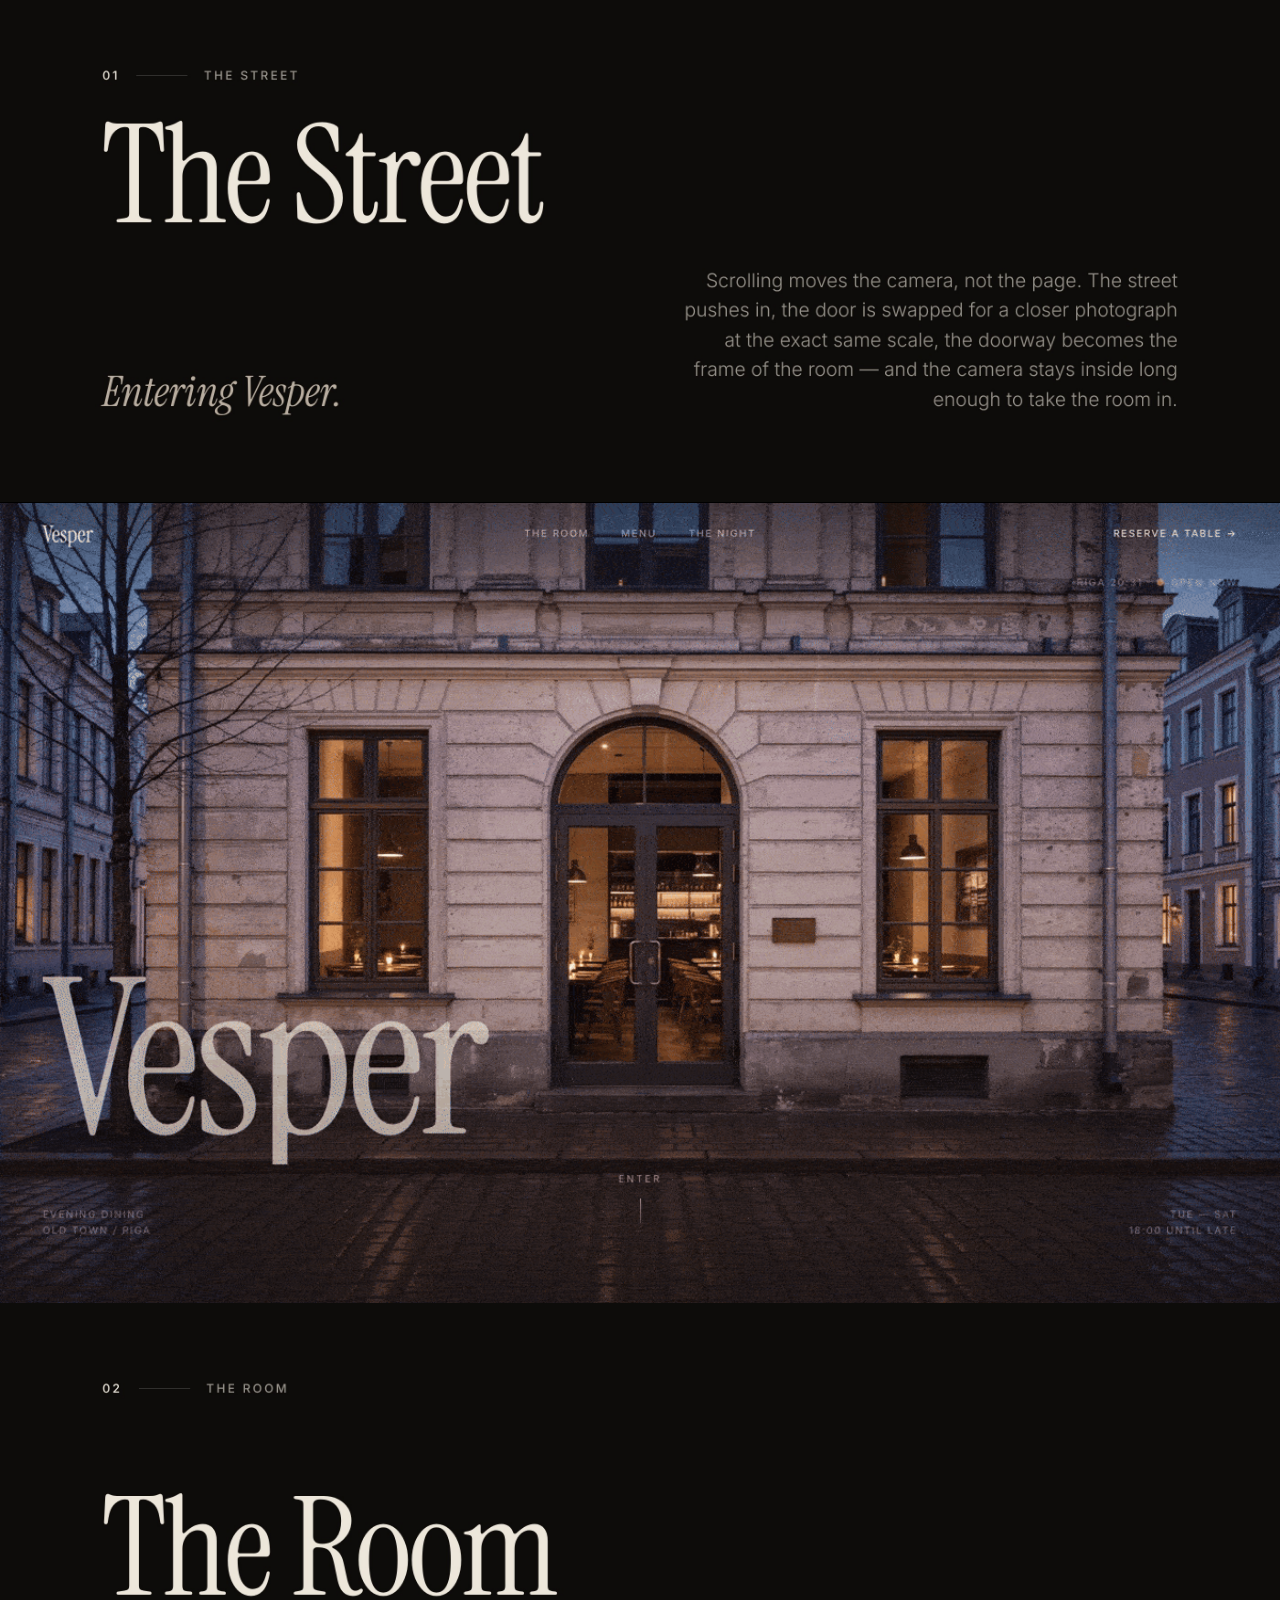
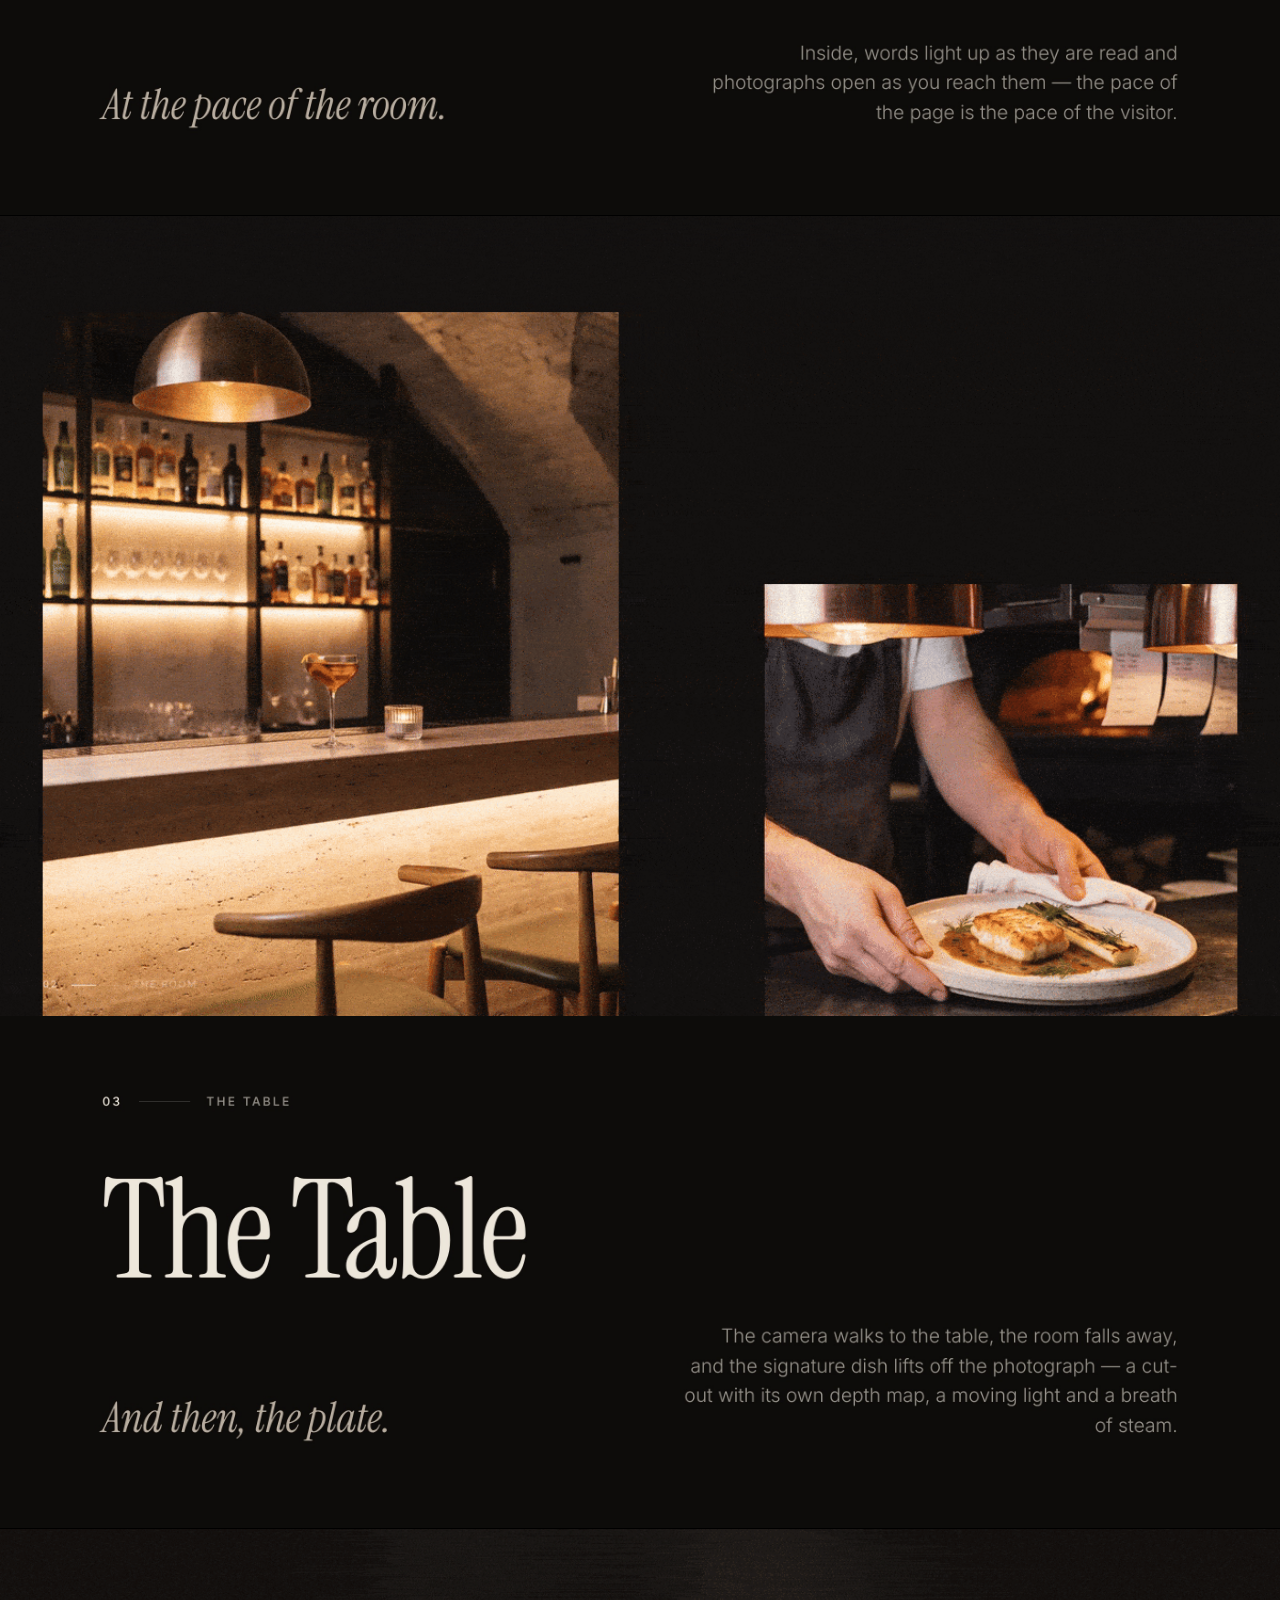
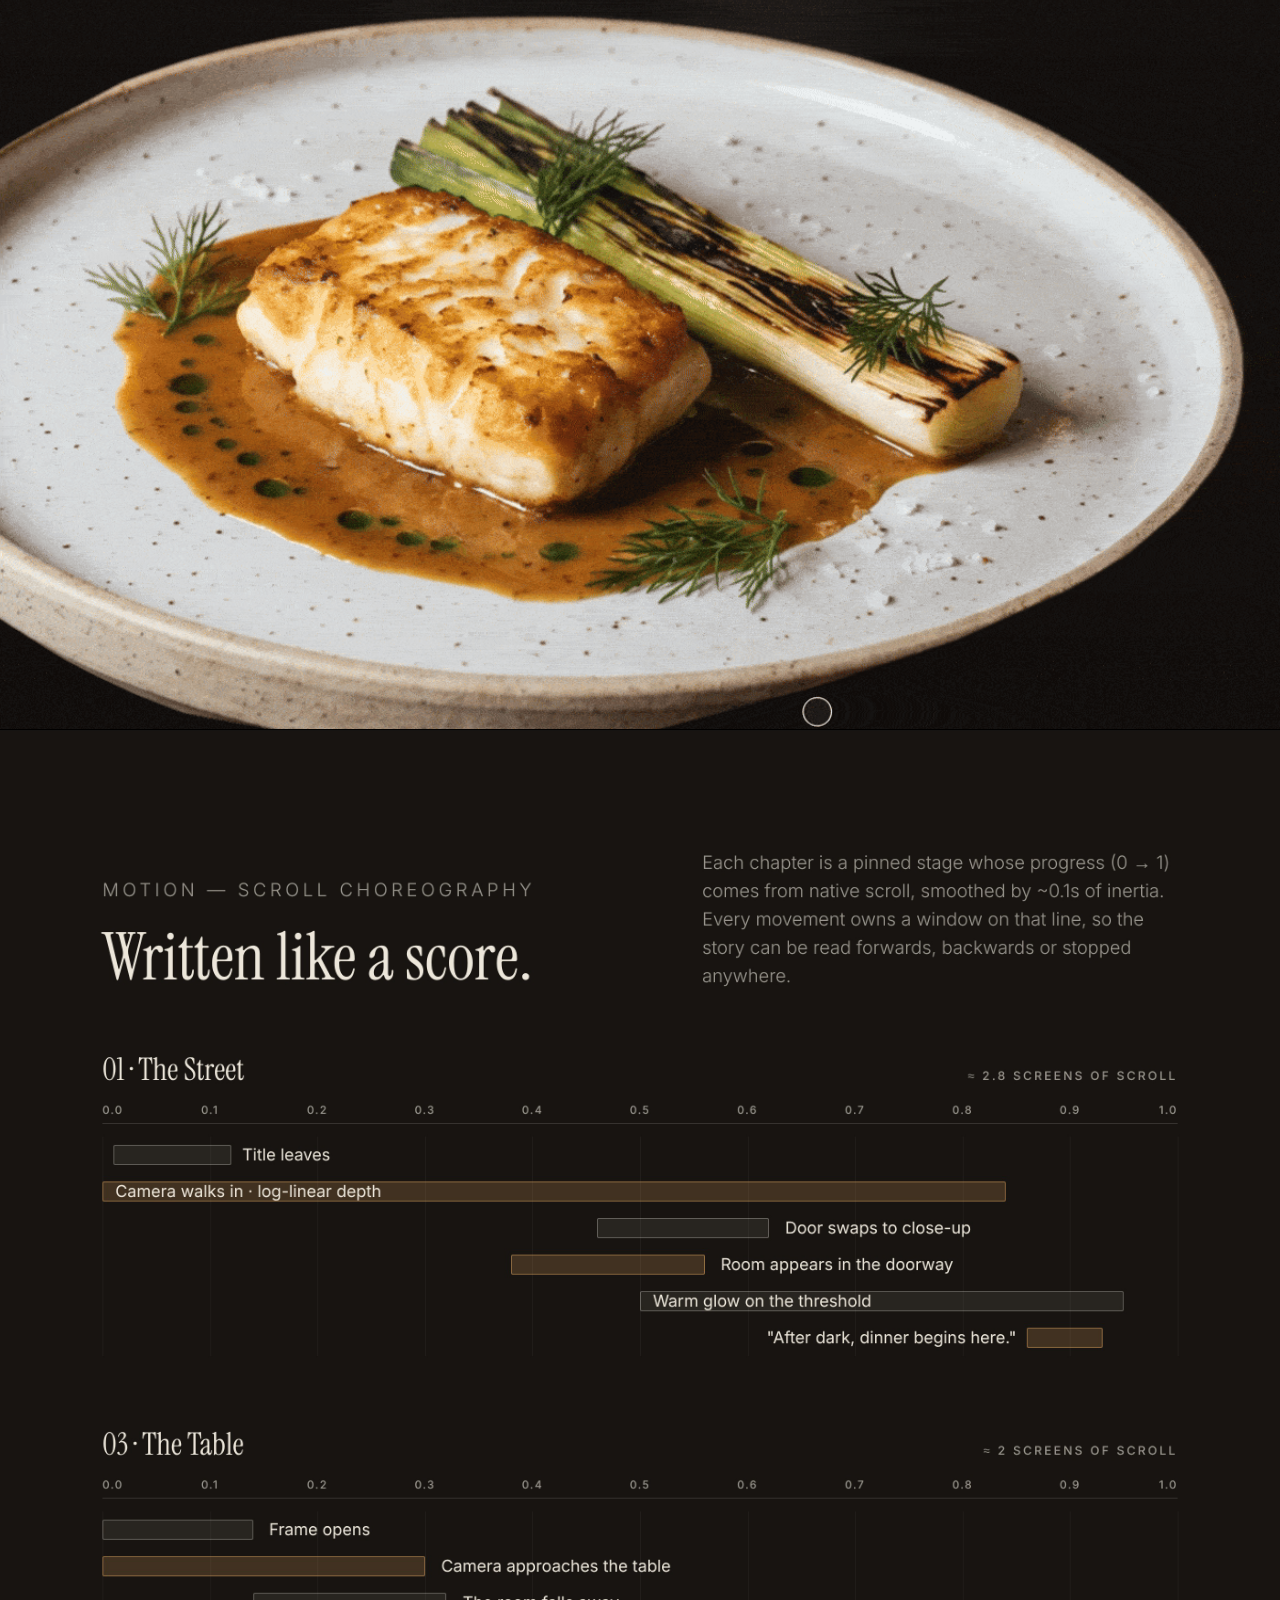
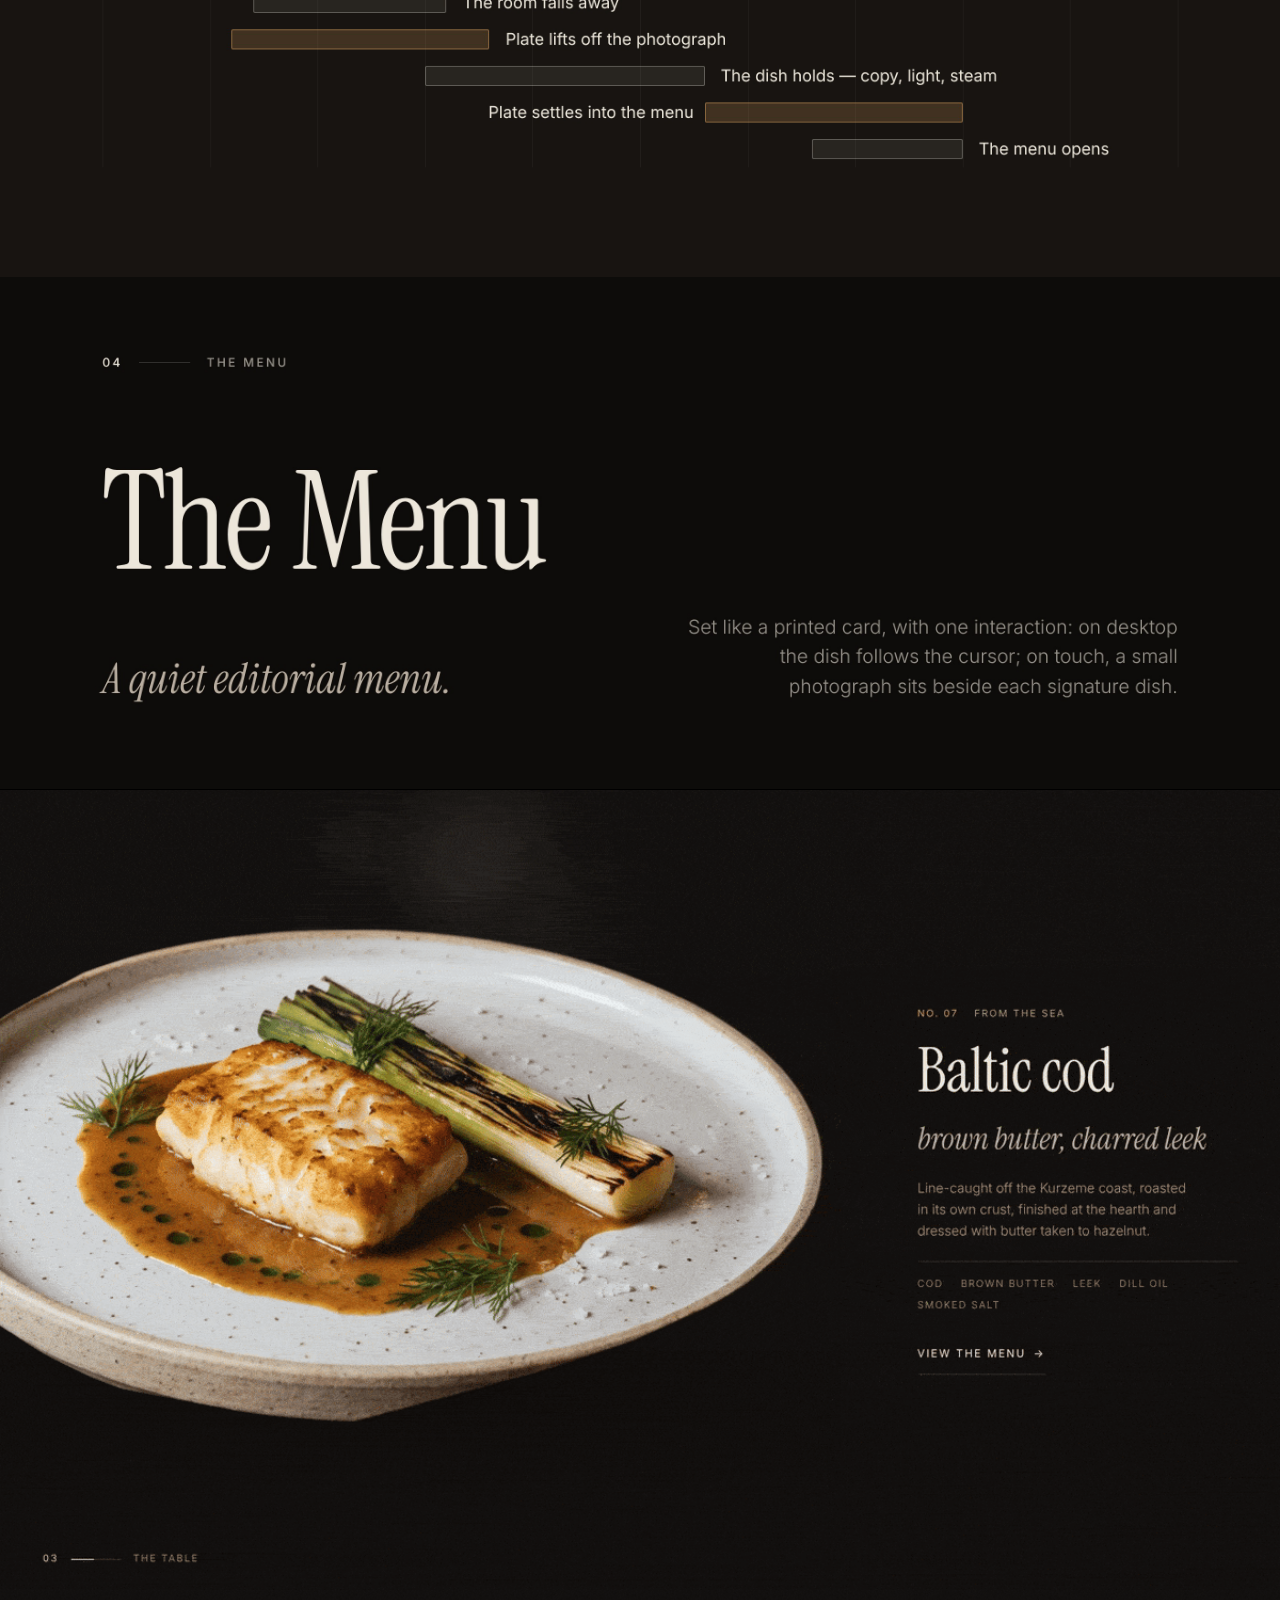
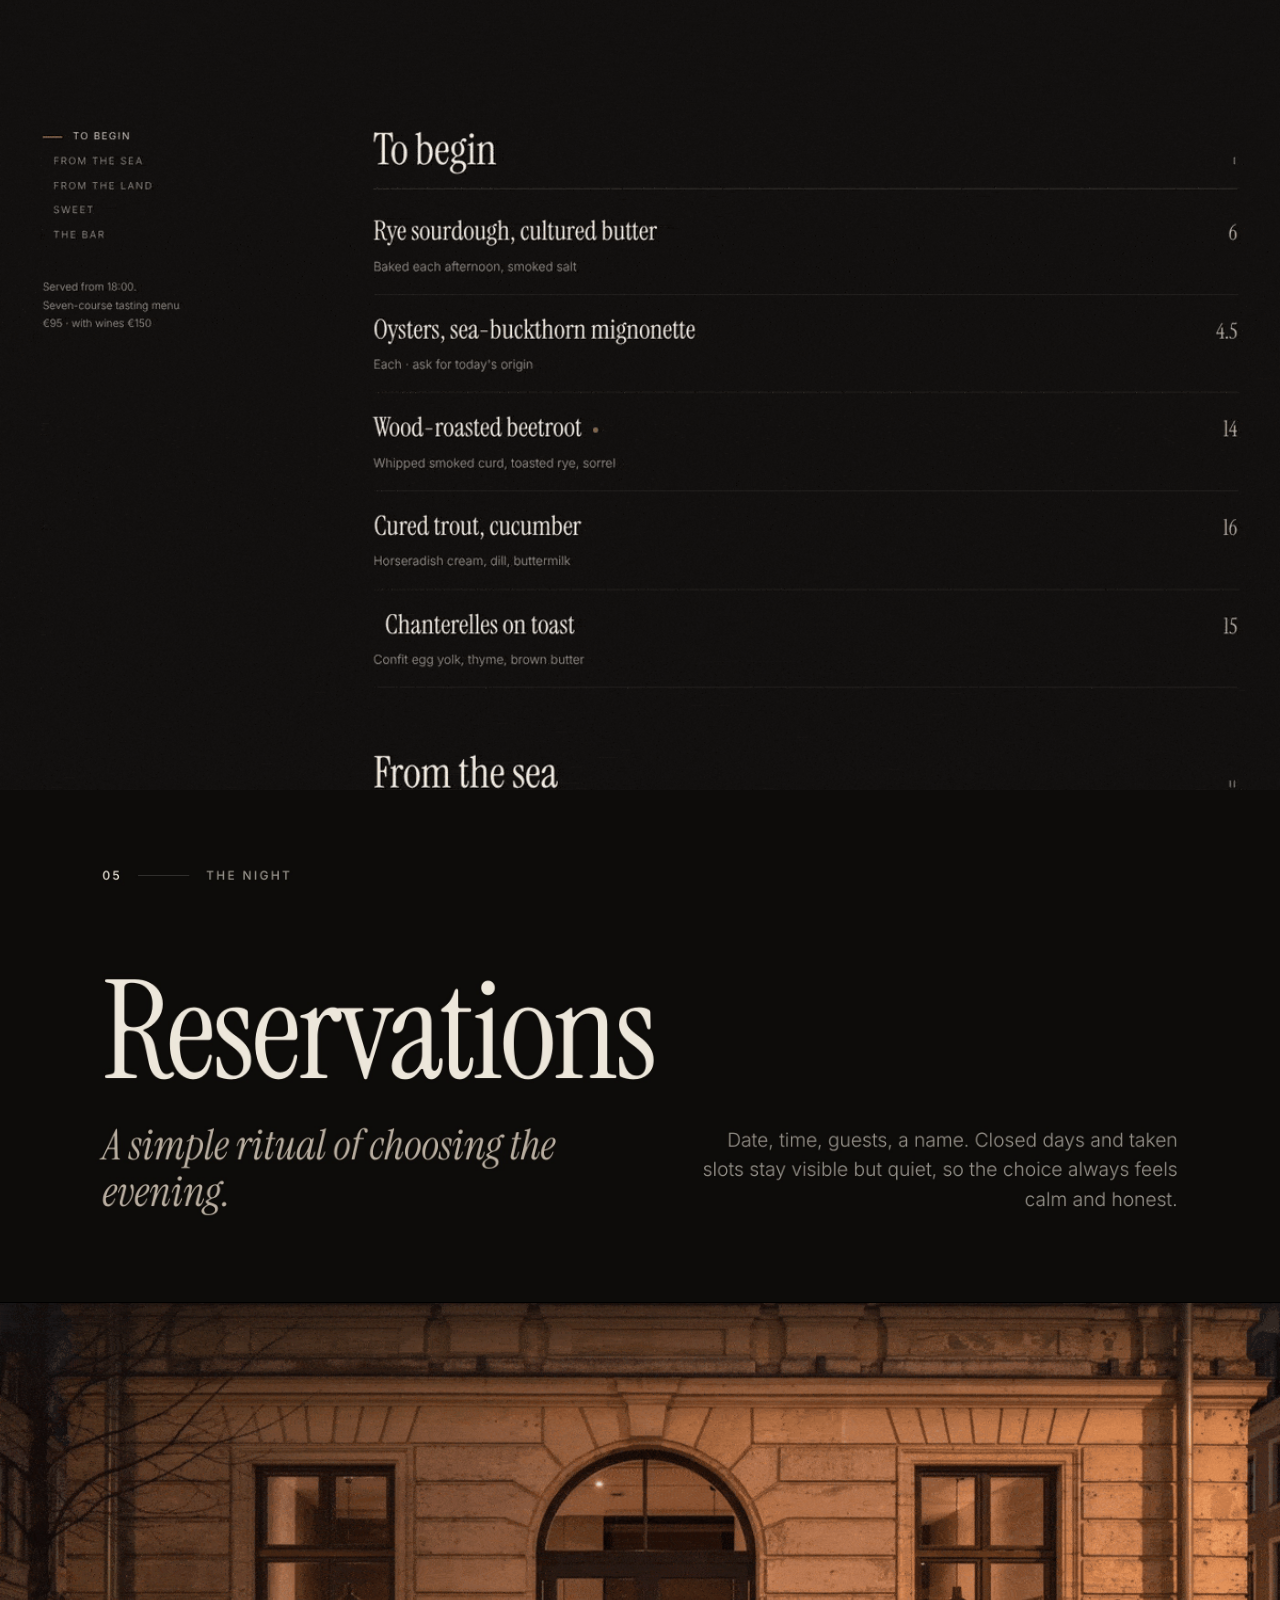
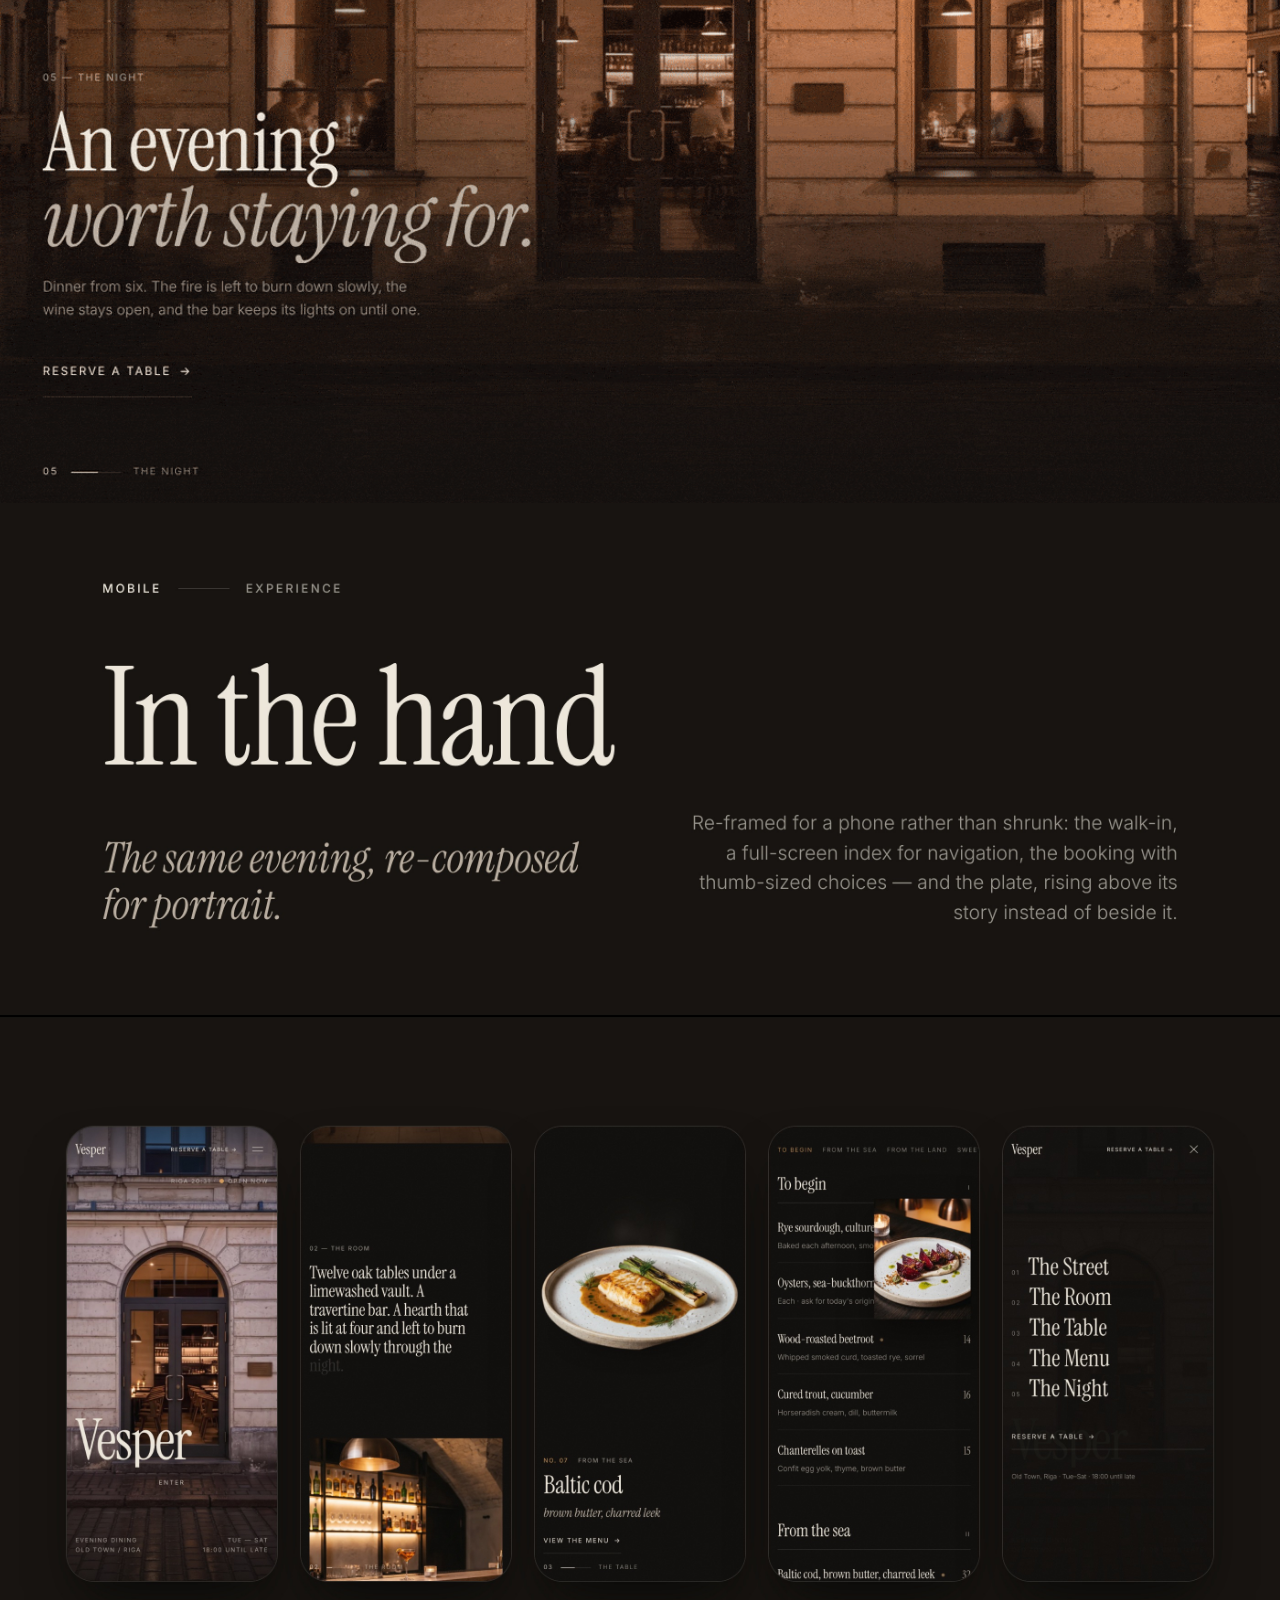
<file: kit/preview.html>
<!doctype html>
<html lang="en">
<head>
<meta charset="utf-8">
<meta name="viewport" content="width=device-width, initial-scale=1">
<title>Vesper — Behance case preview</title>
<style>
  :root{--bg:#0e0c0a;--cream:#ede6da;--dim:rgba(237,230,218,.6);--amber:#d49a5c}
  *{box-sizing:border-box;margin:0;padding:0}
  body{background:#1b1b1b;color:var(--cream);font:300 15px/1.6 Inter,system-ui,sans-serif}
  header{max-width:1400px;margin:0 auto;padding:28px 16px 22px;display:flex;justify-content:space-between;align-items:center;gap:16px;flex-wrap:wrap}
  header b{font:400 22px/1 Georgia,serif}
  header span{font-size:12px;letter-spacing:.14em;text-transform:uppercase;color:var(--dim)}
  .cover{max-width:1400px;margin:0 auto 40px;padding:0 16px;display:flex;gap:20px;align-items:flex-end;flex-wrap:wrap}
  .cover img{width:404px;max-width:100%;border-radius:4px}
  .cover p{color:var(--dim);font-size:13px;max-width:520px}
  main{max-width:1400px;margin:0 auto;background:var(--bg)}
  main img{display:block;width:100%;height:auto}
  .txt{padding:40px 8% 110px;text-align:center;font:400 20px/2 Georgia,serif}
  .txt a{color:var(--cream);text-decoration:none;border-bottom:1px solid rgba(237,230,218,.3);margin:0 14px;white-space:nowrap}
  .txt a span{color:var(--amber)}
</style>
</head>
<body>
<header><b>Vesper — An Evening in Riga</b><span>Behance case preview · 26 modules + text, in upload order</span></header>
<div class="cover"><img src="00_cover.jpg" alt="Cover"><p>Project cover (808×632 @2×). Below: the project exactly as it will read on Behance — background #0E0C0A, 0 px between modules.</p></div>
<main>
  <img src="01_title.jpg" alt="">
  <img src="02_intro.jpg" alt="">
  <img src="03_info.jpg" alt="">
  <img src="04_journey.jpg" alt="">
  <img src="05_art_type.jpg" alt="">
  <img src="06_art_photo.jpg" alt="">
  <img src="07_card_street.jpg" alt="">
  <img src="08_street.gif" alt="">
  <img src="09_card_room.jpg" alt="">
  <img src="10_room_words.gif" alt="">
  <img src="11_card_table.jpg" alt="">
  <img src="12_plate_light.gif" alt="">
  <img src="13_choreography.jpg" alt="">
  <img src="14_card_menu.jpg" alt="">
  <img src="15_plate_to_menu.gif" alt="">
  <img src="16_menu.gif" alt="">
  <img src="17_card_reserve.jpg" alt="">
  <img src="18_reservation.gif" alt="">
  <img src="19_card_mobile.jpg" alt="">
  <img src="20_mobile_screens.jpg" alt="">
  <img src="21_mobile_trio.gif" alt="">
  <img src="22_desktop_mobile.gif" alt="">
  <img src="23_card_details.jpg" alt="">
  <img src="24_details.jpg" alt="">
  <img src="25_final.jpg" alt="">
  <img src="26_cta.jpg" alt="">
  <div class="txt">
    <a href="mailto:laisaa.marta@gmail.com">Email <span>↗</span></a>
    <a href="https://wa.me/37128203044">WhatsApp <span>↗</span></a>
    <a href="https://vesper-riga.vercel.app">Live website <span>↗</span></a>
  </div>
</main>
</body>
</html>
</file>
<file: fonts.css>
@font-face{font-family:"Instrument Serif";font-style:normal;font-weight:400;font-display:swap;src:url(assets/fonts/instrument-serif-latin-400-normal.woff2) format("woff2");unicode-range:U+0000-00FF,U+0131,U+0152-0153,U+02BB-02BC,U+02C6,U+02DA,U+02DC,U+0304,U+0308,U+0329,U+2000-206F,U+20AC,U+2122,U+2191,U+2193,U+2212,U+2215,U+FEFF,U+FFFD}
@font-face{font-family:"Instrument Serif";font-style:normal;font-weight:400;font-display:swap;src:url(assets/fonts/instrument-serif-latin-ext-400-normal.woff2) format("woff2");unicode-range:U+0100-02BA,U+02BD-02C5,U+02C7-02CC,U+02CE-02D7,U+02DD-02FF,U+1E00-1E9F,U+1EF2-1EFF,U+2020,U+20A0-20AB,U+20AD-20C0,U+2113,U+2C60-2C7F,U+A720-A7FF}
@font-face{font-family:"Instrument Serif";font-style:italic;font-weight:400;font-display:swap;src:url(assets/fonts/instrument-serif-latin-400-italic.woff2) format("woff2");unicode-range:U+0000-00FF,U+0131,U+0152-0153,U+02BB-02BC,U+02C6,U+02DA,U+02DC,U+0304,U+0308,U+0329,U+2000-206F,U+20AC,U+2122,U+2191,U+2193,U+2212,U+2215,U+FEFF,U+FFFD}
@font-face{font-family:"Instrument Serif";font-style:italic;font-weight:400;font-display:swap;src:url(assets/fonts/instrument-serif-latin-ext-400-italic.woff2) format("woff2");unicode-range:U+0100-02BA,U+02BD-02C5,U+02C7-02CC,U+02CE-02D7,U+02DD-02FF,U+1E00-1E9F,U+1EF2-1EFF,U+2020,U+20A0-20AB,U+20AD-20C0,U+2113,U+2C60-2C7F,U+A720-A7FF}
@font-face{font-family:"Inter";font-style:normal;font-weight:300;font-display:swap;src:url(assets/fonts/inter-latin-300-normal.woff2) format("woff2")}
@font-face{font-family:"Inter";font-style:normal;font-weight:400;font-display:swap;src:url(assets/fonts/inter-latin-400-normal.woff2) format("woff2")}
@font-face{font-family:"Inter";font-style:normal;font-weight:500;font-display:swap;src:url(assets/fonts/inter-latin-500-normal.woff2) format("woff2")}
</file>
<file: styles.css>
/* ==========================================================
   VESPER — Evening Dining, Riga
   ========================================================== */
:root{
  --black:#0e0c0a;
  --char:#171411;
  --brown:#2a211b;
  --stone:#b9ae9f;
  --cream:#ede6da;
  --cream-dim:rgba(237,230,218,.62);
  --cream-faint:rgba(237,230,218,.16);
  --bronze:#9c7a55;
  --amber:#d49a5c;
  --burgundy:#5e1f22;
  --olive:#3e4231;

  --serif:"Instrument Serif", "Times New Roman", serif;
  --sans:"Inter", system-ui, -apple-system, "Helvetica Neue", Arial, sans-serif;

  --gutter:clamp(16px, 3.4vw, 48px);
  --ease:cubic-bezier(.22,.61,.24,1);
  --ease-out:cubic-bezier(.16,1,.3,1);
  --vh:1svh;
}

*,*::before,*::after{box-sizing:border-box}
html{-webkit-text-size-adjust:100%;scroll-behavior:auto}
body{
  margin:0;background:var(--black);color:var(--cream);
  font-family:var(--sans);font-weight:300;font-size:15px;line-height:1.6;
  -webkit-font-smoothing:antialiased;-moz-osx-font-smoothing:grayscale;
  overflow-x:clip;
}
img{display:block;max-width:100%}
a{color:inherit;text-decoration:none}
button{font:inherit;color:inherit;background:none;border:0;cursor:pointer;padding:0}
em{font-style:italic}
::selection{background:var(--amber);color:var(--black)}
.sr-only{position:absolute;width:1px;height:1px;overflow:hidden;clip:rect(0 0 0 0);white-space:nowrap}
.wrap{padding-left:var(--gutter);padding-right:var(--gutter)}

/* film grain over everything — keeps flats from looking digital */
body::after{
  content:"";position:fixed;inset:-50%;z-index:90;pointer-events:none;opacity:.06;
  background-image:url("data:image/svg+xml,%3Csvg xmlns='http://www.w3.org/2000/svg' width='160' height='160'%3E%3Cfilter id='n'%3E%3CfeTurbulence type='fractalNoise' baseFrequency='.9' numOctaves='2' stitchTiles='stitch'/%3E%3CfeColorMatrix values='0 0 0 0 1 0 0 0 0 1 0 0 0 0 1 0 0 0 .9 0'/%3E%3C/filter%3E%3Crect width='100%25' height='100%25' filter='url(%23n)'/%3E%3C/svg%3E");
  animation:grain 1.2s steps(4) infinite;
}
@keyframes grain{0%{transform:translate(0,0)}25%{transform:translate(-3%,2%)}50%{transform:translate(2%,-3%)}75%{transform:translate(-2%,-1%)}100%{transform:translate(0,0)}}

/* ---------- type ---------- */
.meta{
  font-family:var(--sans);font-size:11px;font-weight:400;letter-spacing:.16em;text-transform:uppercase;
  color:var(--cream-dim);margin:0;line-height:1.7;
}
.meta--right{text-align:right}
.display{
  font-family:var(--serif);font-weight:400;font-size:clamp(48px, 8.4vw, 148px);
  line-height:.92;letter-spacing:-.015em;margin:0;
}
.display em{color:var(--stone)}
.display--s{font-size:clamp(34px, 4.6vw, 72px)}
.display--m{font-size:clamp(44px, 6vw, 104px)}
.line{display:block;overflow:hidden;padding-bottom:.08em;margin-bottom:-.08em}
.line>span{display:inline-block;transform:translateY(105%);transition:transform 1.4s var(--ease-out)}
.is-in .line>span{transform:none}
.is-in .line:nth-child(2)>span{transition-delay:.12s}

.btn-line{
  display:inline-flex;align-items:center;gap:.7em;
  font-size:12px;letter-spacing:.16em;text-transform:uppercase;font-weight:400;
  padding:14px 0;border-bottom:1px solid var(--cream-faint);
  transition:border-color .6s var(--ease),gap .6s var(--ease),color .6s;
}
.btn-line span{transition:transform .6s var(--ease)}
.btn-line:hover,.btn-line:focus-visible{border-color:var(--amber);gap:1.1em}
.btn-line--lg{font-size:13px;padding:18px 0}
:focus-visible{outline:1px solid var(--amber);outline-offset:4px}

/* ---------- loader ---------- */
.loader{
  position:fixed;inset:0;z-index:100;background:var(--black);
  display:grid;place-content:center;justify-items:center;gap:22px;
  transition:opacity 1.2s var(--ease),visibility 0s 1.2s;
}
.loader__mark{font-family:var(--serif);font-size:44px;letter-spacing:.01em}
.loader__line{width:140px;height:1px;background:var(--cream-faint);overflow:hidden}
.loader__line span{display:block;height:100%;width:100%;background:var(--amber);transform:scaleX(var(--p,0));transform-origin:left;transition:transform .5s var(--ease)}
body:not(.is-loading) .loader{opacity:0;visibility:hidden}

/* ---------- nav ---------- */
.nav{
  position:fixed;top:0;left:0;right:0;z-index:50;
  display:grid;grid-template-columns:1fr auto 1fr;align-items:center;
  padding:22px var(--gutter);
  transition:transform .9s var(--ease),opacity .9s var(--ease);
}
.nav::before{
  content:"";position:absolute;inset:0 0 -40px;z-index:-1;pointer-events:none;
  background:linear-gradient(rgba(14,12,10,.55),rgba(14,12,10,0));opacity:0;transition:opacity .9s;
}
.nav.is-solid::before{opacity:1}
/* over text (the room, the menu, reservations) the bar gets a real backdrop, so it never sits on words */
.nav.is-reading::before{background:linear-gradient(rgba(14,12,10,.96),rgba(14,12,10,.96) calc(100% - 40px),rgba(14,12,10,0));opacity:1}
.nav.is-hidden{transform:translateY(-110%);opacity:0}
.nav__brand{font-family:var(--serif);font-size:26px;line-height:1}
.nav__links{display:flex;gap:36px}
.nav__links a,.nav__cta{font-size:11px;letter-spacing:.16em;text-transform:uppercase;font-weight:400;color:var(--cream-dim);transition:color .5s}
.nav__links a:hover,.nav__cta:hover{color:var(--cream)}
.nav__cta{justify-self:end;color:var(--cream)}
.nav__cta span{display:inline-block;transition:transform .6s var(--ease)}
.nav__cta:hover span{transform:translateX(4px)}
.nav__toggle{display:none;justify-self:end;width:40px;height:40px;position:relative}
.nav__toggle i{position:absolute;left:10px;right:10px;height:1px;background:var(--cream);transition:transform .6s var(--ease)}
.nav__toggle i:first-of-type{top:16px}.nav__toggle i:last-of-type{top:23px}
.nav__toggle[aria-expanded="true"] i:first-of-type{transform:translateY(3.5px) rotate(45deg)}
.nav__toggle[aria-expanded="true"] i:last-of-type{transform:translateY(-3.5px) rotate(-45deg)}

.sheet{
  position:fixed;inset:0;z-index:45;background:rgba(14,12,10,.97);
  display:flex;flex-direction:column;justify-content:center;gap:40px;padding:90px var(--gutter) 40px;
  opacity:0;transition:opacity .7s var(--ease);
}
.sheet[hidden]{display:none}
.sheet.is-open{opacity:1}
.sheet nav{display:flex;flex-direction:column;gap:6px}
.sheet nav a{font-family:var(--serif);font-size:44px;line-height:1.15;display:flex;align-items:baseline;gap:16px}
.sheet nav small{font-family:var(--sans);font-size:11px;letter-spacing:.16em;color:var(--cream-dim)}
.sheet__meta{font-size:12px;color:var(--cream-dim);margin:0}

/* ---------- chapter indicator ---------- */
.chapter{
  position:fixed;left:var(--gutter);bottom:26px;z-index:40;
  display:flex;align-items:center;gap:14px;
  font-size:11px;letter-spacing:.16em;text-transform:uppercase;color:var(--cream-dim);
  mix-blend-mode:normal;transition:opacity .8s;pointer-events:none;
}
.chapter__num{color:var(--cream);font-variant-numeric:tabular-nums}
.chapter__rule{width:56px;height:1px;background:var(--cream-faint);position:relative;overflow:hidden}
.chapter__rule i{position:absolute;inset:0;background:var(--cream);transform-origin:left;transform:scaleX(var(--cp,0))}
.chapter.is-hidden{opacity:0}

/* ==========================================================
   STAGES (pinned, scroll-driven)
   ========================================================== */
html{scrollbar-gutter:stable}
/* the room is held: the page doesn't move, nothing in the layout changes (no jump when it lets go) */
html.is-held{overflow:hidden;overscroll-behavior:none}
html.is-held .pano.is-live{touch-action:none}
.stage{position:relative}
.stage__pin{position:sticky;top:0;height:100vh;height:100svh;overflow:hidden;background:var(--black)}
.stage--arrival{height:360vh}
.stage--table{height:300vh}

.cam,.layer,.tcam{position:absolute;inset:0}
.layer img,.tcam__img{width:100%;height:100%;object-fit:cover;will-change:transform}
.layer{will-change:transform,opacity,clip-path;transform-origin:0 0}
.layer--door,.layer--int{opacity:0}
.layer--int{clip-path:inset(50% 50% 50% 50%)}
.glow{
  position:absolute;inset:0;pointer-events:none;opacity:0;mix-blend-mode:screen;
  background:radial-gradient(60% 55% at 50% 52%, rgba(212,154,92,.55), rgba(212,154,92,0) 70%);
}
.shade{
  position:absolute;inset:0;pointer-events:none;
  background:
    linear-gradient(180deg, rgba(14,12,10,.55) 0%, rgba(14,12,10,0) 22%, rgba(14,12,10,0) 58%, rgba(14,12,10,.78) 100%),
    radial-gradient(120% 90% at 50% 50%, rgba(14,12,10,0) 55%, rgba(14,12,10,.5) 100%);
}

/* inside: the room in 360° — drawn over the interior photograph once it has loaded */
.pano{position:absolute;inset:0;width:100%;height:100%;display:block;opacity:0;pointer-events:none;touch-action:pan-y;-webkit-tap-highlight-color:transparent;user-select:none;-webkit-user-select:none}
.pano.is-live{pointer-events:auto;cursor:grab}
.pano.is-drag{cursor:grabbing}
.lookcue{
  position:absolute;left:50%;bottom:28px;margin:0;pointer-events:none;
  display:flex;flex-direction:column;align-items:center;gap:9px;white-space:nowrap;
  transform:translateX(calc(-50% + var(--dx, 0px)));transition:opacity 1s var(--ease), transform .5s var(--ease-out);
  opacity:0;
}
.lookcue p{margin:0;text-transform:uppercase}
.lookcue__t{font-size:11px;letter-spacing:.34em;color:var(--cream)}
.lookcue__deg{color:var(--amber);letter-spacing:.12em;margin-left:.5em}
.lookcue__g{display:flex;align-items:center;gap:14px;font-size:10px;letter-spacing:.26em;color:var(--cream-dim)}
.lookcue__a{font-family:var(--sans);letter-spacing:0;display:inline-block;animation:lookL 2.8s var(--ease) infinite}
.lookcue__a:last-child{animation-name:lookR}
@keyframes lookL{0%,100%{transform:translateX(0);opacity:.55}50%{transform:translateX(-5px);opacity:1}}
@keyframes lookR{0%,100%{transform:translateX(0);opacity:.55}50%{transform:translateX(5px);opacity:1}}
.lookcue.is-on{opacity:1}
/* the visitor tried to scroll on before looking: the hint answers, once */
.lookcue.is-nudge .lookcue__t{animation:nudge .9s var(--ease-out)}
@keyframes nudge{0%{transform:translateY(0)}30%{transform:translateY(-5px)}100%{transform:translateY(0)}}

/* after the first look around: the way on */
.scrollcue{
  position:absolute;left:50%;bottom:22px;transform:translateX(-50%);margin:0;
  display:flex;flex-direction:column;align-items:center;gap:12px;white-space:nowrap;pointer-events:none;
  font-size:10px;letter-spacing:.26em;text-transform:uppercase;color:var(--cream-dim);
  opacity:0;transition:opacity .9s var(--ease);
}
.scrollcue.is-on{opacity:1}
.scrollcue i{display:block;width:1px;height:40px;background:linear-gradient(var(--cream),rgba(237,230,218,0));transform-origin:top;animation:cue 2.4s var(--ease) infinite}

/* hero type */
.hero{
  position:absolute;inset:0;display:flex;flex-direction:column;justify-content:space-between;
  padding:92px var(--gutter) 30px;pointer-events:none;will-change:opacity,transform;
}
.hero a{pointer-events:auto}
.hero__top{display:flex;justify-content:flex-end}
.hero__title{
  font-family:var(--serif);font-weight:400;margin:auto 0 0;
  font-size:clamp(88px, 17vw, 300px);line-height:.8;letter-spacing:-.025em;
}
.hero__row{display:grid;grid-template-columns:1fr auto 1fr;align-items:end;margin-top:28px;padding-bottom:30px}
.hero__enter{display:flex;flex-direction:column;align-items:center;gap:12px;font-size:11px;letter-spacing:.24em;text-transform:uppercase;-webkit-tap-highlight-color:transparent}
.hero__enter i{display:block;width:1px;height:46px;background:linear-gradient(var(--cream),rgba(237,230,218,0));transform-origin:top;animation:cue 2.8s var(--ease) infinite}
@keyframes cue{0%{transform:scaleY(0);opacity:1}55%{transform:scaleY(1);opacity:1}100%{transform:scaleY(1);opacity:0}}

.inside{
  position:absolute;left:0;right:0;bottom:0;padding:0 var(--gutter) 13vh;text-align:center;
  display:grid;justify-items:center;gap:22px;pointer-events:none;opacity:0;
}

/* ---------- table / dish stage ---------- */
.tcam{will-change:transform,opacity,clip-path;transform-origin:0 0}
.tshade{position:absolute;inset:0;pointer-events:none;background:var(--black);opacity:0}
.tlabel{
  position:absolute;left:var(--gutter);bottom:12vh;margin:0;display:grid;gap:16px;max-width:620px;
  opacity:0;will-change:opacity,transform;
}
.dish{position:absolute;left:0;top:0;width:100px;height:100px;opacity:0;pointer-events:none;will-change:transform,opacity;transform-origin:0 0}
.dish__tilt{position:absolute;inset:0;transform-style:preserve-3d;will-change:transform}
.dish__gl,.dish__img,.dish__steam{position:absolute;inset:0;width:100%;height:100%}
.dish__img{object-fit:contain}
.dish.has-gl .dish__img{visibility:hidden}
.dish__steam{inset:-60% 10% 30% 10%;width:80%;height:130%;pointer-events:none;mix-blend-mode:screen}
.dish__shadow{
  position:absolute;left:8%;right:8%;top:58%;height:44%;border-radius:50%;
  background:radial-gradient(closest-side, rgba(0,0,0,.75), rgba(0,0,0,0));
  filter:blur(18px);opacity:0;transform:translateY(8%);
}

.dishcopy{
  position:absolute;right:var(--gutter);top:50%;transform:translateY(-50%);
  width:min(360px, 27vw);display:grid;gap:22px;opacity:0;pointer-events:none;
}
.dishcopy.is-live{pointer-events:auto}
.dishcopy .meta{display:flex;gap:18px}
.dishcopy .meta span:first-child{color:var(--amber)}
.dishcopy__title{font-family:var(--serif);font-weight:400;font-size:clamp(46px, 4.8vw, 84px);line-height:.95;margin:0;letter-spacing:-.01em}
.dishcopy__title em{display:block;font-size:.5em;line-height:1.15;color:var(--stone);margin-top:.35em;letter-spacing:0}
.dishcopy__desc{margin:0;color:var(--cream-dim);max-width:34ch}
.dishcopy__tags{list-style:none;margin:0;padding:16px 0 0;border-top:1px solid var(--cream-faint);display:flex;flex-wrap:wrap;gap:6px 20px;font-size:11px;letter-spacing:.14em;text-transform:uppercase;color:var(--cream-dim)}
.dishcopy__tags li{position:relative}

.dishcopy .btn-line{justify-self:start}

.menuopen{
  position:absolute;left:var(--gutter);right:var(--gutter);top:0;bottom:0;
  display:flex;flex-direction:column;justify-content:center;gap:28px;opacity:0;pointer-events:none;max-width:52vw;
}
.menuopen__feat{border-top:1px solid var(--cream-faint);padding-top:20px;display:grid;grid-template-columns:1fr auto;gap:8px 24px;max-width:560px}
.menuopen__feat .meta{grid-column:1/-1;color:var(--amber)}
.menuopen__name{font-family:var(--serif);font-size:clamp(26px,2.6vw,38px);line-height:1.1;margin:0}
.menuopen__price{font-family:var(--serif);font-size:clamp(26px,2.6vw,38px);line-height:1.1;margin:0;color:var(--stone)}

/* ==========================================================
   02 THE ROOM
   ========================================================== */
.room{position:relative;background:var(--black);padding:22vh 0 18vh}
.room__intro{display:grid;grid-template-columns:minmax(120px, 1fr) 4fr;gap:var(--gutter);align-items:start}
.room__intro .meta{padding-top:1.1em}
.statement{
  font-family:var(--serif);font-weight:400;margin:0;
  font-size:clamp(32px, 4.3vw, 72px);line-height:1.08;letter-spacing:-.008em;max-width:20ch;
}
.statement .w{opacity:.14;transition:opacity .9s var(--ease)}
.statement .w.on{opacity:1}

.spread{display:grid;grid-template-columns:repeat(12,1fr);gap:var(--gutter);margin-top:22vh;align-items:start}
.plate{margin:0}
.plate--a{grid-column:1 / span 6}
.plate--b{grid-column:8 / span 5;margin-top:34vh}
.plate__img{position:relative;aspect-ratio:4/5;overflow:hidden;clip-path:inset(18% 0 0 0);transition:clip-path 1.8s var(--ease-out)}
.plate__img img{width:100%;height:100%;object-fit:cover;transform:scale(1.18);transition:transform 2.6s var(--ease-out)}
.plate.is-in .plate__img{clip-path:inset(0 0 0 0)}
.plate.is-in .plate__img img{transform:scale(1.04) translateY(var(--py,0))}
.plate figcaption{display:grid;grid-template-columns:120px 1fr;gap:20px;margin-top:22px;max-width:520px}
.plate figcaption p:last-child{margin:0;color:var(--cream-dim)}

.facts{display:grid;grid-template-columns:repeat(4,1fr);gap:var(--gutter);margin-top:20vh;border-top:1px solid var(--cream-faint);padding-top:26px}
.facts__v{font-family:var(--serif);font-size:clamp(24px,2.3vw,36px);margin:8px 0 0;line-height:1.1}

/* ==========================================================
   04 MENU
   ========================================================== */
.menu{position:relative;background:var(--black);padding:6vh 0 24vh}
.menu__grid{display:grid;grid-template-columns:minmax(180px,1fr) 3fr;gap:var(--gutter)}
.menu__index{position:sticky;top:110px;align-self:start;display:flex;flex-direction:column;gap:10px}
.menu__index a{font-size:11px;letter-spacing:.16em;text-transform:uppercase;color:var(--cream-dim);display:flex;align-items:center;gap:12px;transition:color .5s}
.menu__index a::before{content:"";width:0;height:1px;background:var(--amber);transition:width .6s var(--ease)}
.menu__index a.is-on{color:var(--cream)}
.menu__index a.is-on::before{width:22px}
.menu__note{margin:30px 0 0;font-size:12px;line-height:1.7;color:var(--cream-dim)}

.mcat{padding-top:8vh}
.mcat:first-child{padding-top:0}
.mcat__head{display:flex;justify-content:space-between;align-items:baseline;border-bottom:1px solid var(--cream-faint);padding-bottom:18px;margin-bottom:8px}
.mcat__head h3{font-family:var(--serif);font-weight:400;font-size:clamp(32px,3.4vw,52px);line-height:1;margin:0;letter-spacing:-.005em}
.mcat ul{list-style:none;margin:0;padding:0}
.mi{padding:22px 0 20px;border-bottom:1px solid rgba(237,230,218,.08);position:relative;cursor:default}
.mi__row{display:flex;justify-content:space-between;align-items:baseline;gap:24px}
.mi__name{font-family:var(--serif);font-size:clamp(23px,2.1vw,32px);line-height:1.15;transition:transform .7s var(--ease),color .5s}
.mi__price{font-family:var(--serif);font-size:clamp(20px,1.7vw,26px);color:var(--stone);font-variant-numeric:tabular-nums;white-space:nowrap}
.mi__desc{margin:6px 0 0;color:var(--cream-dim);font-size:14px}
.mi[data-img] .mi__name::after{content:"";display:inline-block;width:6px;height:6px;border-radius:50%;background:var(--bronze);margin-left:12px;vertical-align:middle;opacity:.8}
.mi--feat .mi__name{color:var(--cream)}
.mi--feat::before{content:"";position:absolute;left:calc(var(--gutter) * -1);top:28px;width:calc(var(--gutter) - 10px);height:1px;background:var(--amber)}
.mi--feat .mi__desc em{color:var(--amber);font-style:normal;letter-spacing:.02em}
@media (hover:hover) and (pointer:fine){
  .mi:hover .mi__name{transform:translateX(14px)}
}
.menu__peek{
  position:fixed;left:0;top:0;width:220px;aspect-ratio:4/5;z-index:30;pointer-events:none;
  opacity:0;transform:translate(-50%,-50%) scale(.85);transition:opacity .45s var(--ease),transform .7s var(--ease);
  overflow:hidden;border-radius:2px;box-shadow:0 30px 60px rgba(0,0,0,.5);
}
.menu__peek img{width:100%;height:100%;object-fit:cover}
.menu__peek.is-on{opacity:1}

/* phone: every dish with a photograph shows a thin strip of it under its description;
   a tap opens the strip, from its centre, into the full photograph — in the flow of the menu */
.menu__lists{position:relative;overflow-anchor:none}   /* the list keeps the tapped dish in place itself */
.mi__photo{display:none}
.mi--tap{cursor:pointer;-webkit-tap-highlight-color:transparent;outline-offset:6px}
.mi--tap .mi__photo{display:block;padding-top:14px}
.mi__photo-in{--peek:150px;position:relative;height:var(--peek);width:min(100%, 90svh);overflow:hidden;border-radius:2px;background:#191512;
  transition:height .8s cubic-bezier(.65,0,.25,1)}
.mi__photo img{display:block;width:100%;aspect-ratio:3/2;object-fit:cover;
  /* closed: the preview is framed on the food itself (--fy: where the dish sits in the photograph) */
  transform:translate3d(0,clamp(calc(var(--peek) - var(--ph, 228px)), calc(var(--peek) / 2 - var(--fy, .5) * var(--ph, 228px)), 0px),0);
  opacity:0;filter:brightness(.92);
  transition:transform .8s cubic-bezier(.65,0,.25,1),opacity .8s ease,filter .8s ease}
.mi__photo img.is-ready{opacity:1}
/* a quiet edge and a soft fall-off top and bottom: a window onto the plate that opens on tap */
.mi__photo-in::after{content:"";position:absolute;inset:0;pointer-events:none;border-radius:2px;
  box-shadow:inset 0 0 0 1px rgba(237,230,218,.08);background:linear-gradient(180deg,rgba(14,12,10,.28),rgba(14,12,10,0) 22%,rgba(14,12,10,0) 78%,rgba(14,12,10,.28));
  transition:opacity .8s ease}
.mi--tap.is-open .mi__photo-in{height:var(--ph, 228px)}
.mi--tap.is-open .mi__photo img{transform:none;filter:none}
.mi--tap.is-open .mi__photo-in::after{opacity:0}
.mi--tap:active .mi__photo img{filter:brightness(1)}
.mi--tap .mi__price{transition:color .6s}
.mi--tap.is-open .mi__price{color:var(--amber)}
.mi--tap[data-img] .mi__name::after{display:none}             /* the strip itself says "there is a photograph" */
.menu__hint{margin:0 0 14px;font-size:10px;letter-spacing:.24em;text-transform:uppercase;color:var(--cream-dim);transition:opacity .9s var(--ease)}
.menu__hint.is-gone{opacity:0}   /* fades only — the list never shifts under the finger */
@media (prefers-reduced-motion: reduce){
  .mi__photo-in,.mi__photo img{transition:opacity .4s ease,height .3s ease}
  .mi__photo img{transform:none}
}

/* ==========================================================
   05 NIGHT / RESERVATION
   ========================================================== */
.night{position:relative;padding:clamp(56px, 9vh, 110px) 0 clamp(72px, 14vh, 150px);overflow:hidden}
.night__bg{position:absolute;inset:-10% 0;z-index:0}
.night__bg img{width:100%;height:100%;object-fit:cover;opacity:.55;will-change:transform}
.night__bg::after{content:"";position:absolute;inset:0;background:linear-gradient(90deg, rgba(14,12,10,.95) 0%, rgba(14,12,10,.7) 45%, rgba(14,12,10,.2) 100%),linear-gradient(180deg, var(--black) 0%, rgba(14,12,10,0) 25%, rgba(14,12,10,0) 70%, var(--black) 100%)}
.night__inner{position:relative;z-index:1;display:grid;grid-template-columns:1fr 1fr;gap:calc(var(--gutter) * 2);align-items:start}
.night__head{display:grid;gap:26px;align-content:start}
.night__lede{color:var(--cream-dim);max-width:40ch;margin:0}

.res{display:grid;gap:30px;max-width:560px}
.res__f{border:0;margin:0;padding:0;display:grid;gap:12px;min-width:0}
.res__f legend{padding:0;margin-bottom:12px}
.chips{display:flex;flex-wrap:wrap;gap:8px}
.chips--dates{flex-wrap:nowrap;overflow-x:auto;scrollbar-width:none;padding-bottom:4px;margin-right:calc(var(--gutter) * -1);padding-right:var(--gutter);scroll-snap-type:x proximity}
.chips--dates::-webkit-scrollbar{display:none}
.chip{
  border:1px solid var(--cream-faint);padding:10px 14px;font-size:12px;letter-spacing:.06em;line-height:1.25;
  transition:border-color .4s,background .4s,color .4s;white-space:nowrap;scroll-snap-align:start;text-align:center;
}
.chip small{display:block;font-size:10px;letter-spacing:.16em;text-transform:uppercase;color:var(--cream-dim)}
.chip:hover{border-color:rgba(237,230,218,.4)}
.chip[aria-checked="true"]{border-color:var(--amber);background:rgba(212,154,92,.12)}
.chip:disabled{opacity:.3;cursor:not-allowed;text-decoration:line-through}
.res__row{display:grid;grid-template-columns:auto 1fr;gap:30px;align-items:end}
.stepper{display:flex;align-items:center;border:1px solid var(--cream-faint)}
.stepper button{width:44px;height:44px;font-size:18px}
.stepper output{min-width:34px;text-align:center;font-family:var(--serif);font-size:24px}
.res__name input{
  -webkit-appearance:none;appearance:none;border-radius:0;
  background:transparent;border:0;border-bottom:1px solid var(--cream-faint);color:var(--cream);
  font:inherit;font-family:var(--serif);font-size:24px;padding:6px 0 8px;width:100%;
}
.res__name input::placeholder{color:rgba(237,230,218,.3)}
.res__name input:focus{outline:none;border-color:var(--amber)}
/* browser autofill: keep the field exactly as if the name had been typed.
   Chrome/Safari force a light background + dark text with !important, so the
   change is parked behind a transition delay that never elapses, and the text
   colour is pinned with -webkit-text-fill-color. Firefox only adds a filter. */
.res__name input:-webkit-autofill,
.res__name input:-webkit-autofill:hover,
.res__name input:-webkit-autofill:focus,
.res__name input:-webkit-autofill:active{
  -webkit-text-fill-color:var(--cream);caret-color:var(--cream);
  -webkit-box-shadow:0 0 0 0 transparent inset;box-shadow:none;
  background-color:transparent;background-image:none;
  transition:background-color 0s 600000s,color 0s 600000s;
  font-family:var(--serif);font-size:24px;
}
.res__name input:-webkit-autofill:focus{border-color:var(--amber)}
.res__name input:autofill{background-color:transparent;background-image:none;filter:none;color:var(--cream);-webkit-text-fill-color:var(--cream);transition:background-color 0s 600000s,color 0s 600000s}
.res .btn-line{justify-self:start}
.res__done{margin:0;font-family:var(--serif);font-size:24px;line-height:1.3}
.res__done small{display:block;font-family:var(--sans);font-size:12px;color:var(--cream-dim);margin-top:8px}

/* ==========================================================
   OUTRO
   ========================================================== */
/* The Night ends on its call to reserve; the reservation follows straight on (no stacked viewport padding between them) */
.finale{position:relative;min-height:115vh;display:flex;align-items:flex-end;overflow:hidden;padding-bottom:clamp(64px, 10vh, 120px)}
.finale__img{position:absolute;inset:0}
.finale__img img{width:100%;height:100%;object-fit:cover;object-position:50% 45%;will-change:transform;transform-origin:50% 45%}
.finale__img::after{content:"";position:absolute;inset:0;background:
  linear-gradient(180deg, var(--black) 0%, rgba(14,12,10,0) 24%, rgba(14,12,10,0) 46%, rgba(14,12,10,.82) 80%, var(--black) 100%),
  linear-gradient(90deg, rgba(14,12,10,.5) 0%, rgba(14,12,10,0) 60%)}
.finale__copy{position:relative;z-index:1;display:grid;gap:22px;justify-items:start;max-width:1100px}
.finale .display{font-size:clamp(52px, 6.4vw, 112px)}
.finale__lede{margin:0;color:var(--cream-dim);max-width:44ch;font-size:16px}
.finale .btn-line{margin-top:6px}
.foot{position:relative;z-index:1;display:grid;grid-template-columns:1.4fr 1fr 1fr auto;gap:var(--gutter);padding-top:28px;padding-bottom:34px;border-top:1px solid var(--cream-faint);margin:0 var(--gutter);padding-left:0;padding-right:0;background:var(--black)}
.foot p{margin:0;font-size:13px;color:var(--cream-dim)}
.foot .meta{margin-bottom:8px}
.foot__brand{font-family:var(--serif);font-size:34px !important;color:var(--cream) !important;line-height:1}
.foot__credit{grid-column:1/-1;margin-top:26px !important;font-size:10px !important;opacity:.7}

/* ==========================================================
   RESPONSIVE
   ========================================================== */
@media (max-width: 960px){
  .nav__links{display:none}
  .nav{grid-template-columns:1fr auto auto;gap:18px}
  .dishcopy{right:auto;left:var(--gutter);width:auto;max-width:520px;top:auto;bottom:6vh;transform:none;gap:14px}
  .dishcopy__desc,.dishcopy__tags{display:none}
  .menuopen{max-width:none;justify-content:flex-start;padding-top:16vh}
  .spread{grid-template-columns:1fr;margin-top:14vh}
  .plate--a,.plate--b{grid-column:1}
  .plate--b{margin-top:10vh;width:82%;justify-self:end}
  .plate figcaption{grid-template-columns:1fr;gap:8px}
  .room__intro{grid-template-columns:1fr;gap:18px}
  .room__intro .meta{padding-top:0}
  .facts{grid-template-columns:1fr 1fr;row-gap:28px}
  .menu__grid{grid-template-columns:1fr}
  .menu__index{position:sticky;top:var(--navoff,0px);transition:top .6s var(--ease);z-index:5;flex-direction:row;gap:18px;overflow-x:auto;scrollbar-width:none;background:linear-gradient(var(--black) 75%, rgba(14,12,10,0));margin:0 calc(var(--gutter) * -1);padding:18px var(--gutter) 22px;white-space:nowrap}
  .menu__index::-webkit-scrollbar{display:none}
  .menu__index a::before{display:none}
  .menu__index a.is-on{color:var(--amber)}
  .menu__note{display:none}
  .night__inner{grid-template-columns:1fr;gap:56px}
  .foot{grid-template-columns:1fr 1fr}
}
@media (max-width: 760px){
  .nav__cta{font-size:10px;letter-spacing:.14em}
  .nav__toggle{display:block}
  .nav{grid-template-columns:1fr auto auto}
  .hero{padding-bottom:18px}
  .hero__row{grid-template-columns:1fr 1fr;row-gap:30px}
  .hero__enter{grid-column:1/-1;grid-row:1}
  .hero__title{font-size:clamp(84px, 27vw, 160px)}
  .chapter{bottom:16px}
  .stage--arrival{height:290vh}
  .finale{min-height:100vh;min-height:100svh;padding-bottom:40px}
  .night{padding:36px 0 64px}
  .lookcue{bottom:max(48px, 7vh)}
  .scrollcue{bottom:max(40px, 6vh)}
  .stage--table{height:250vh}
  .mi--feat::before{display:none}
  .foot{grid-template-columns:1fr}
  .res__row{grid-template-columns:1fr}
}

/* ==========================================================
   REDUCED MOTION — no camera moves, simple fades only
   ========================================================== */
@media (prefers-reduced-motion: reduce){
  body::after{animation:none}
  .hero__enter i{animation:none}
  .scrollcue i{animation:none}
  .lookcue__a,.lookcue.is-nudge .lookcue__t{animation:none}
  .line>span{transition:opacity .8s ease;transform:none;opacity:0}
  .is-in .line>span{opacity:1}
  .plate__img,.plate__img img{transition:opacity 1s ease !important;clip-path:none !important;transform:none !important}
  .plate__img{opacity:0}
  .plate.is-in .plate__img{opacity:1}
  .statement .w{opacity:1}
  .mi:hover .mi__name{transform:none}
}
</file>
